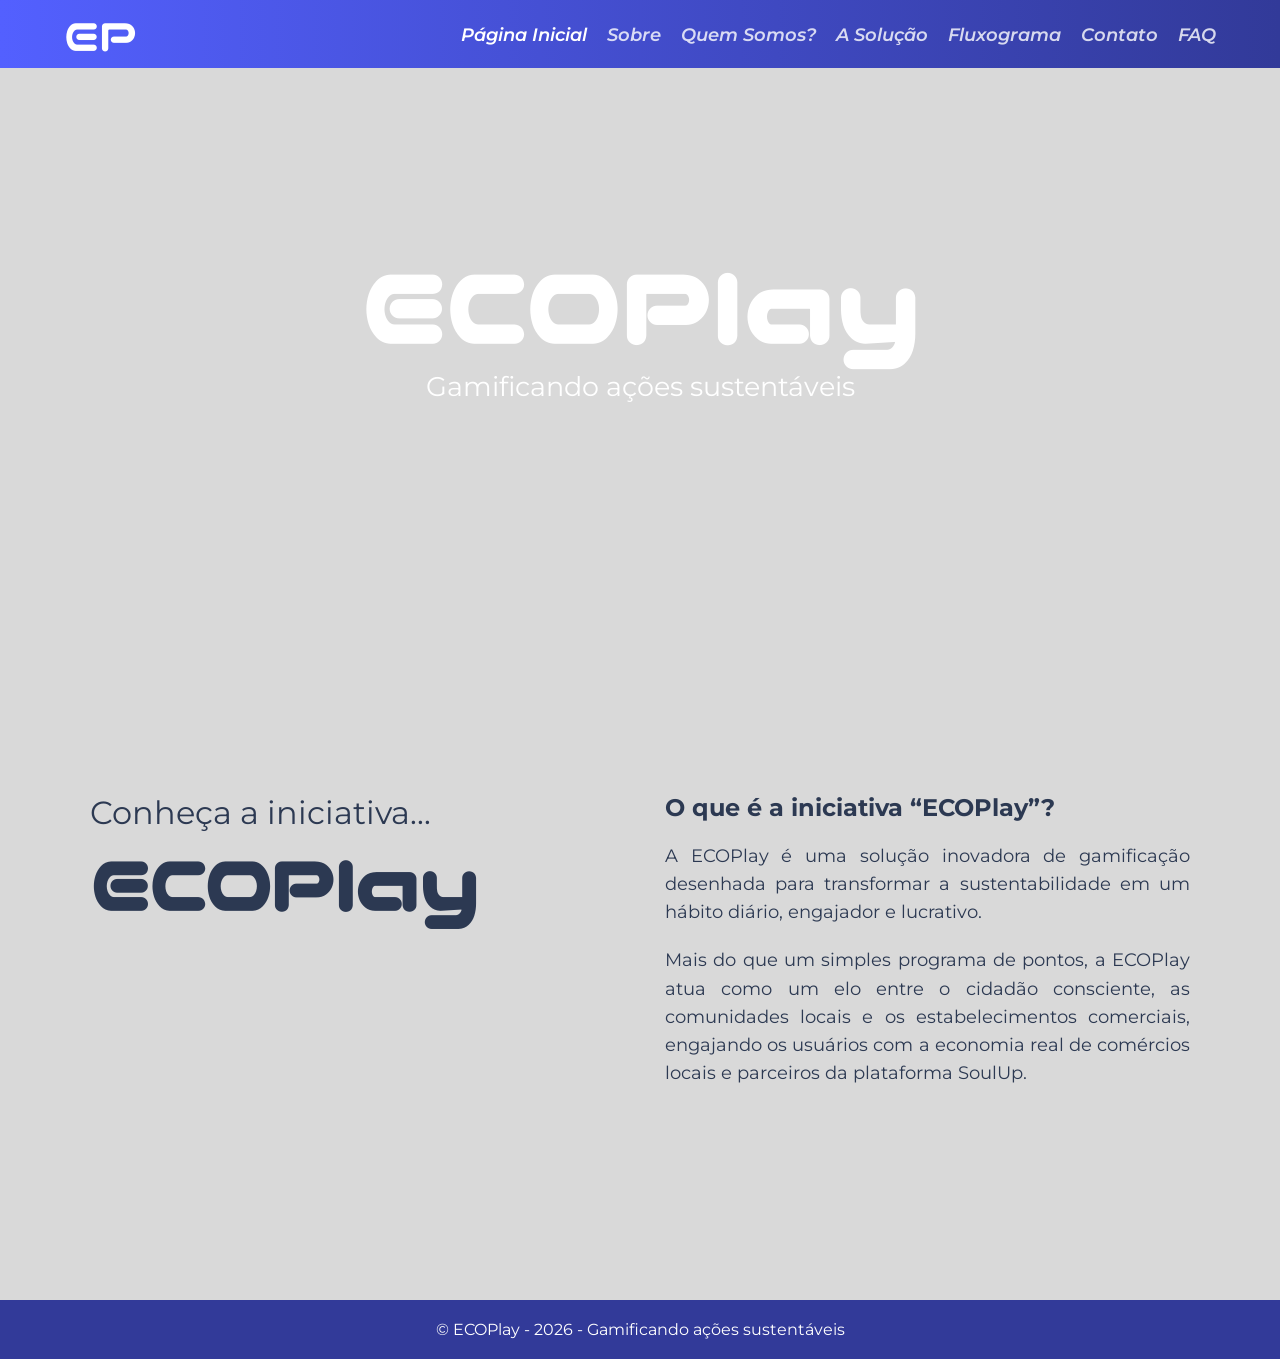
<file: index.html>
<!DOCTYPE html>
<html lang="pt-BR">
<head>
    <meta charset="UTF-8">
    <meta name="viewport" content="width=device-width, initial-scale=1.0">
    <title>ECOPlay - Gamificando ações sustentáveis</title>
    <link href="https://fonts.googleapis.com/css2?family=Montserrat:wght@400;600;700&display=swap" rel="stylesheet">
    <link rel="stylesheet" href="./css/style.css">
    <link rel="stylesheet" href="./css/global.css">
</head>
<body>
    <header class="navbar">
        <div class="nav-container">
            <div class="logo-nav">EP</div>
            <button class="menu-toggle">&#9776;</button>
            <nav class="nav-menu">
                <a href="index.html" class="active">Página Inicial</a>
                <a href="sobre.html">Sobre</a>
                <a href="quem-somos.html">Quem Somos?</a>
                <a href="solucao.html">A Solução</a>
                <a href="fluxograma.html">Fluxograma</a>
                <a href="contato.html">Contato</a>
                <a href="faq.html">FAQ</a>
            </nav>
        </div>

        <div class="mobile-menu closed">
            <a href="index.html" class="active">Página Inicial</a>
            <a href="sobre.html">Sobre</a>
            <a href="quem-somos.html">Quem Somos?</a>
            <a href="solucao.html">A Solução</a>
            <a href="fluxograma.html">Fluxograma</a>
            <a href="contato.html">Contato</a>
            <a href="faq.html">FAQ</a>
        </div>
    </header>

    <section class="hero">
        <div class="hero-content">
            <h1 class="logo-main">ECOPlay</h1>
            <p class="hero-subtitle">Gamificando ações sustentáveis</p>
        </div>
    </section>

    <main class="main-content">
        <div class="content-container">
            <div class="content-left">
                <p class="subtitle-intro">Conheça a iniciativa...</p>
                <h2 class="logo-body">ECOPlay</h2>
            </div>
            
            <div class="content-right">
                <h3>O que é a iniciativa “ECOPlay”?</h3>
                <p>A ECOPlay é uma solução inovadora de gamificação desenhada para transformar a sustentabilidade em um hábito diário, engajador e lucrativo.</p>
                <p>Mais do que um simples programa de pontos, a ECOPlay atua como um elo entre o cidadão consciente, as comunidades locais e os estabelecimentos comerciais, engajando os usuários com a economia real de comércios locais e parceiros da plataforma SoulUp.</p>
            </div>
        </div>
    </main>

    <footer class="footer">
        <p>&copy; ECOPlay - 2026 - Gamificando ações sustentáveis</p>
    </footer>

    <button id="voltar">↑</button>
    <script src="./js/script.js"></script>
</body>
</html>
</file>
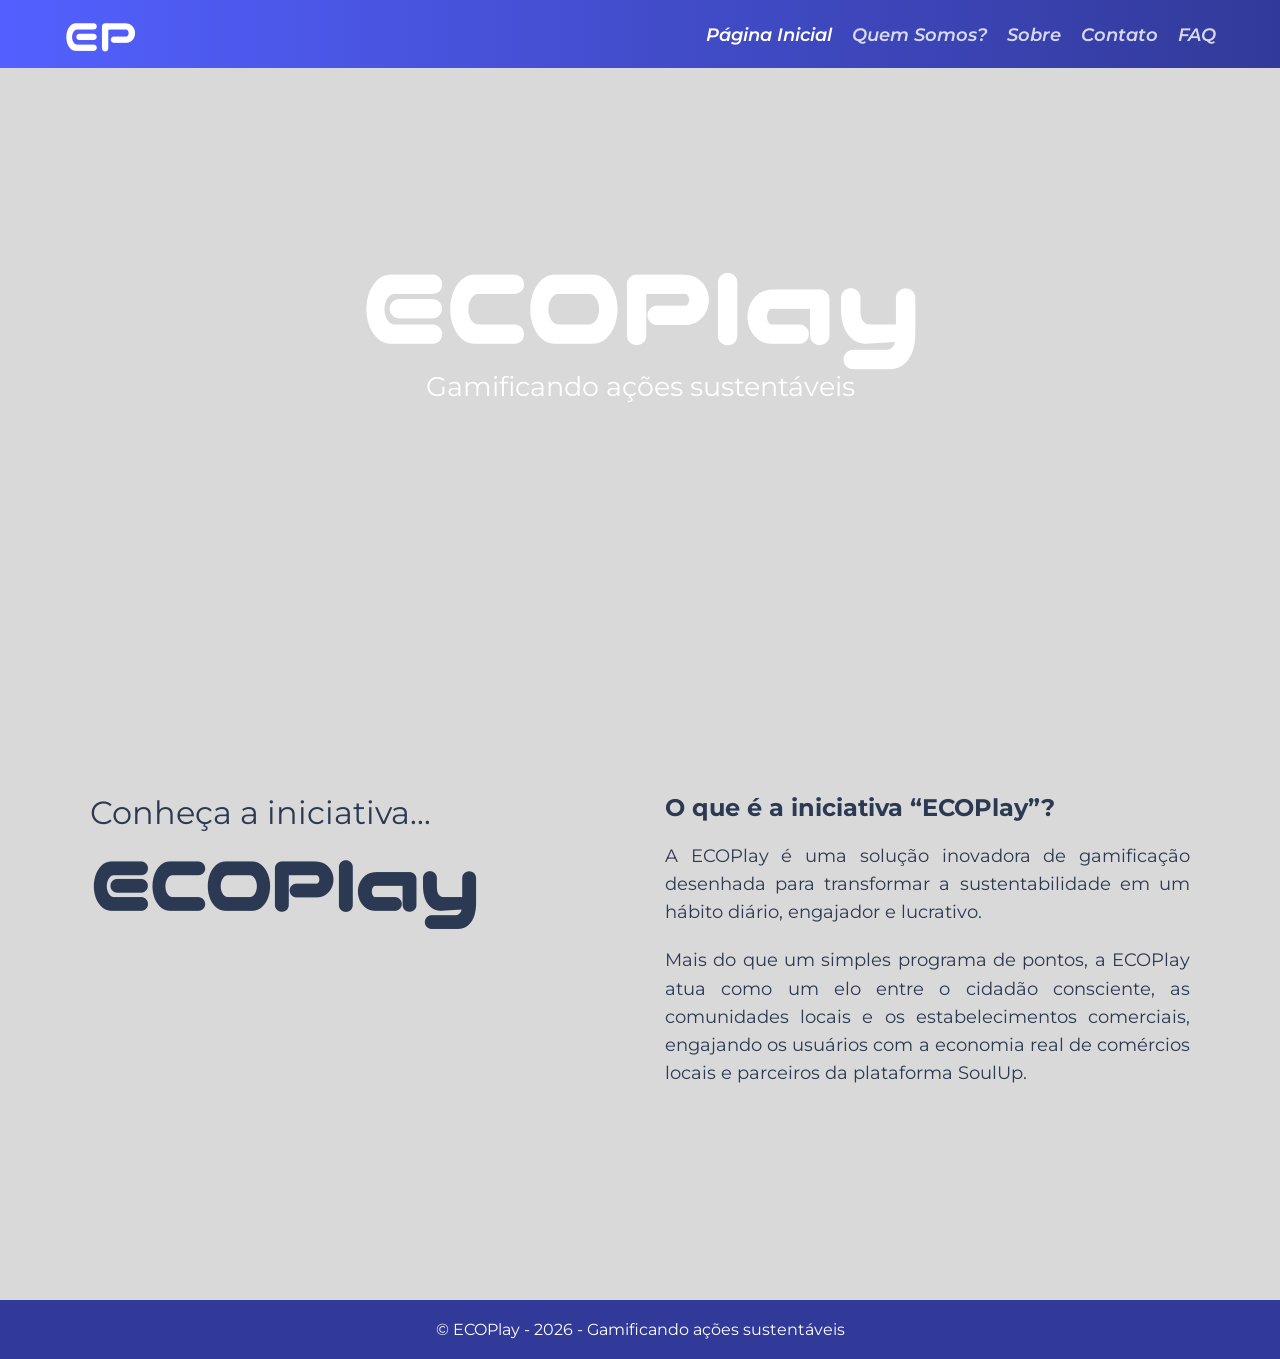
<file: pages/index.html>
<!DOCTYPE html>
<html lang="pt-BR">
<head>
    <meta charset="UTF-8">
    <meta name="viewport" content="width=device-width, initial-scale=1.0">
    <title>ECOPlay - Gamificando ações sustentáveis</title>
    <link href="https://fonts.googleapis.com/css2?family=Montserrat:wght@400;600;700&display=swap" rel="stylesheet">
    <link rel="stylesheet" href="../css/style.css">
    <link rel="stylesheet" href="../css/global.css">
</head>
<body>

    <header class="navbar">
        <div class="nav-container">
            <div class="logo-nav">EP</div>
            <nav class="nav-menu">
                <a href="index.html" class="active">Página Inicial</a>
                <a href="quem-somos.html">Quem Somos?</a>
                <a href="sobre.html">Sobre</a>
                <a href="contato.html">Contato</a>
                <a href="faq.html">FAQ</a>
            </nav>
        </div>
    </header>

    <section class="hero">
        <div class="hero-content">
            <h1 class="logo-main">ECOPlay</h1>
            <p class="hero-subtitle">Gamificando ações sustentáveis</p>
        </div>
    </section>

    <main class="main-content">
        <div class="content-container">
            <div class="content-left">
                <p class="subtitle-intro">Conheça a iniciativa...</p>
                <h2 class="logo-body">ECOPlay</h2>
            </div>
            
            <div class="content-right">
                <h3>O que é a iniciativa “ECOPlay”?</h3>
                <p>A ECOPlay é uma solução inovadora de gamificação desenhada para transformar a sustentabilidade em um hábito diário, engajador e lucrativo.</p>
                <p>Mais do que um simples programa de pontos, a ECOPlay atua como um elo entre o cidadão consciente, as comunidades locais e os estabelecimentos comerciais, engajando os usuários com a economia real de comércios locais e parceiros da plataforma SoulUp.</p>
            </div>
        </div>
    </main>

    <footer class="footer">
        <p>&copy; ECOPlay - 2026 - Gamificando ações sustentáveis</p>
    </footer>

</body>
</html>
</file>
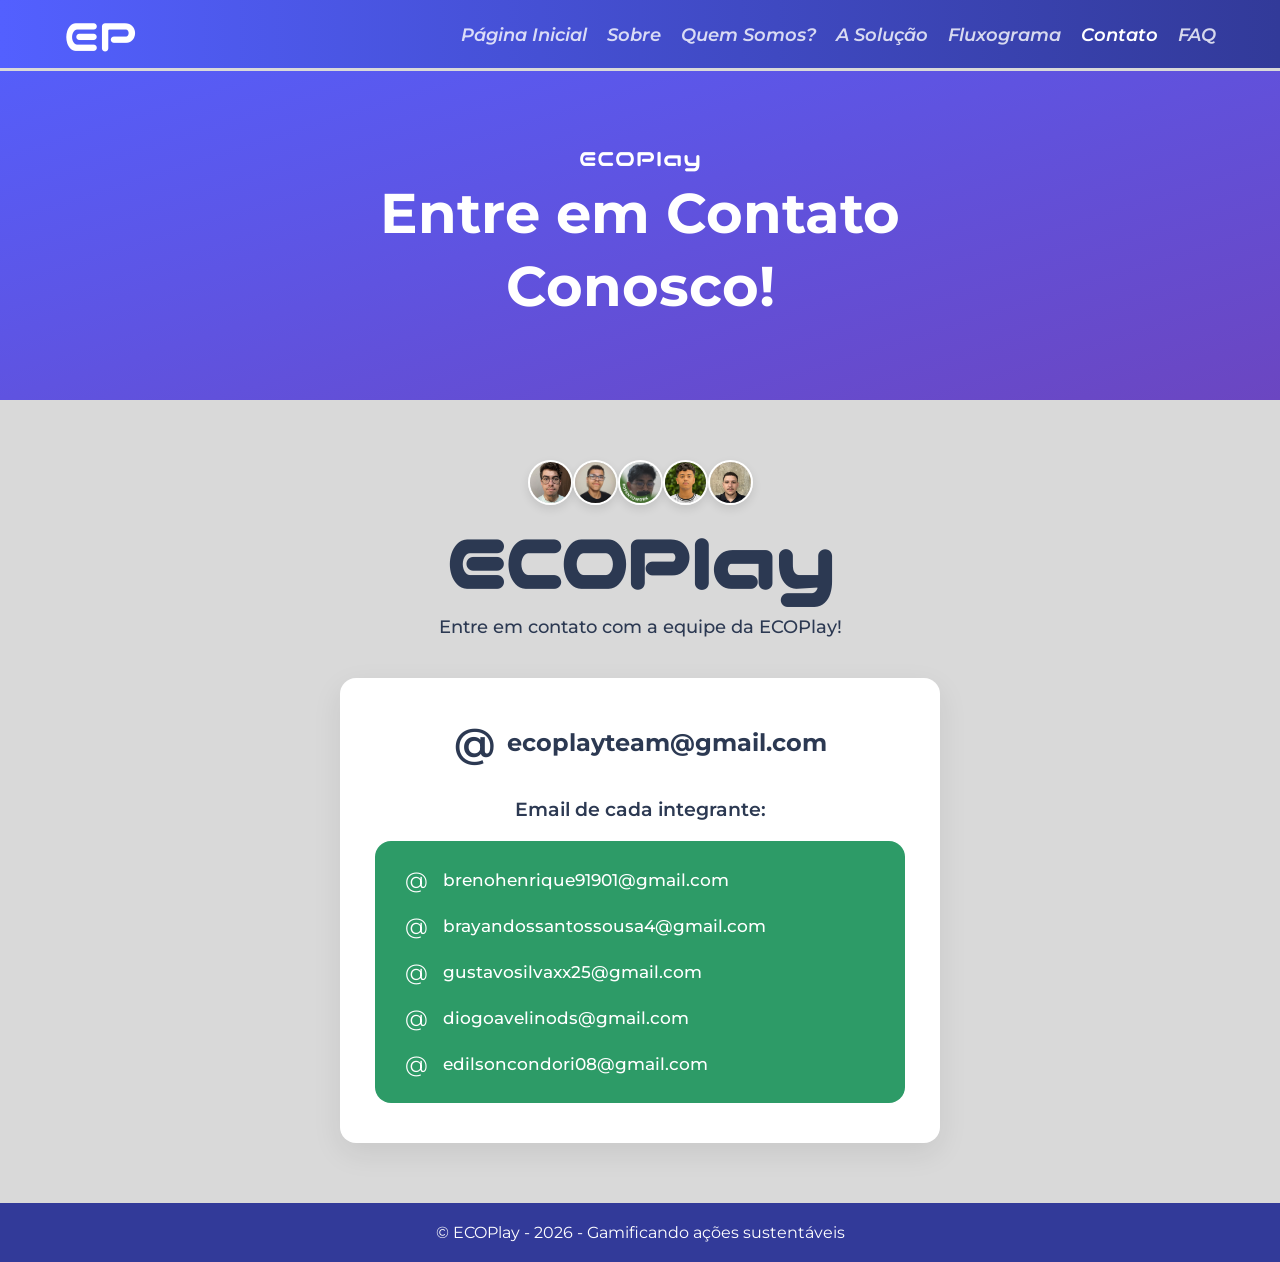
<file: contato.html>
<!DOCTYPE html>
<html lang="pt-BR">

<head>
    <meta charset="UTF-8">
    <meta name="viewport" content="width=device-width, initial-scale=1.0">
    <title>ECOPlay - Entre em Contato Conosco!</title>
    <link href="https://fonts.googleapis.com/css2?family=Montserrat:wght@400;500;600;700&display=swap" rel="stylesheet">
    <link rel="stylesheet" href="./css/style-contato.css">
    <link rel="stylesheet" href="./css/global.css">
</head>

<body>
    <header class="navbar">
        <div class="nav-container">
            <div class="logo-nav">EP</div>
            <button class="menu-toggle">&#9776;</button>
            <nav class="nav-menu">
                <a href="index.html">Página Inicial</a>
                <a href="sobre.html">Sobre</a>
                <a href="quem-somos.html">Quem Somos?</a>
                <a href="solucao.html">A Solução</a>
                <a href="fluxograma.html">Fluxograma</a>
                <a href="contato.html" class="active">Contato</a>
                <a href="faq.html">FAQ</a>
            </nav>
        </div>

        <div class="mobile-menu closed">
            <a href="index.html">Página Inicial</a>
            <a href="sobre.html">Sobre</a>
            <a href="quem-somos.html">Quem Somos?</a>
            <a href="solucao.html">A Solução</a>
            <a href="fluxograma.html">Fluxograma</a>
            <a href="contato.html" class="active">Contato</a>
            <a href="faq.html">FAQ</a>
        </div>
    </header>

    <section class="hero-contato">
        <div class="hero-content">
            <p class="hero-mini-title">ECOPlay</p>
            <h1 class="hero-title-main">Entre em Contato</h1>
            <p class="hero-subtitle">Conosco!</p>
        </div>
    </section>

    <main class="main-content-contato">
        <div class="contato-container">
            <div class="integrantes-avatar-group">
                <div class="avatar"><img src="./assets/imagens/diogo.webp" alt="Diogo Avelino"></div>
                <div class="avatar"><img src="./assets/imagens/gustavo.jpeg" alt="Gustavo Silva"></div>
                <div class="avatar"><img src="./assets/imagens/edilson.jpeg" alt="Edilson Condori"></div>
                <div class="avatar"><img src="./assets/imagens/brayan.png" alt="Brayan dos Santos"></div>
                <div class="avatar"><img src="./assets/imagens/breno.jpg" alt="Breno Henrique"></div>
            </div>

            <h2 class="logo-body">ECOPlay</h2>
            <p class="contato-intro-text">Entre em contato com a equipe da ECOPlay!</p>

            <div class="contact-card">
                <div class="email-main-row">
                    <span class="icon-at">@</span>
                    <span class="email-text main-email">ecoplayteam@gmail.com</span>
                </div>

                <h3 class="subtitle-emails">Email de cada integrante:</h3>

                <div class="emails-list-box">
                    <div class="email-item">
                        <span class="icon-at-list">@</span>
                        <span class="email-text">brenohenrique91901@gmail.com</span>
                    </div>
                    <div class="email-item">
                        <span class="icon-at-list">@</span>
                        <span class="email-text">brayandossantossousa4@gmail.com</span>
                    </div>
                    <div class="email-item">
                        <span class="icon-at-list">@</span>
                        <span class="email-text">gustavosilvaxx25@gmail.com</span>
                    </div>
                    <div class="email-item">
                        <span class="icon-at-list">@</span>
                        <span class="email-text">diogoavelinods@gmail.com</span>
                    </div>
                    <div class="email-item">
                        <span class="icon-at-list">@</span>
                        <span class="email-text">edilsoncondori08@gmail.com</span>
                    </div>
                </div>

            </div>

        </div>
    </main>

    <footer class="footer">
        <p>&copy; ECOPlay - 2026 - Gamificando ações sustentáveis</p>
    </footer>

    <button id="voltar">↑</button>
    <script src="./js/script.js"></script>
</body>
</html>
</file>
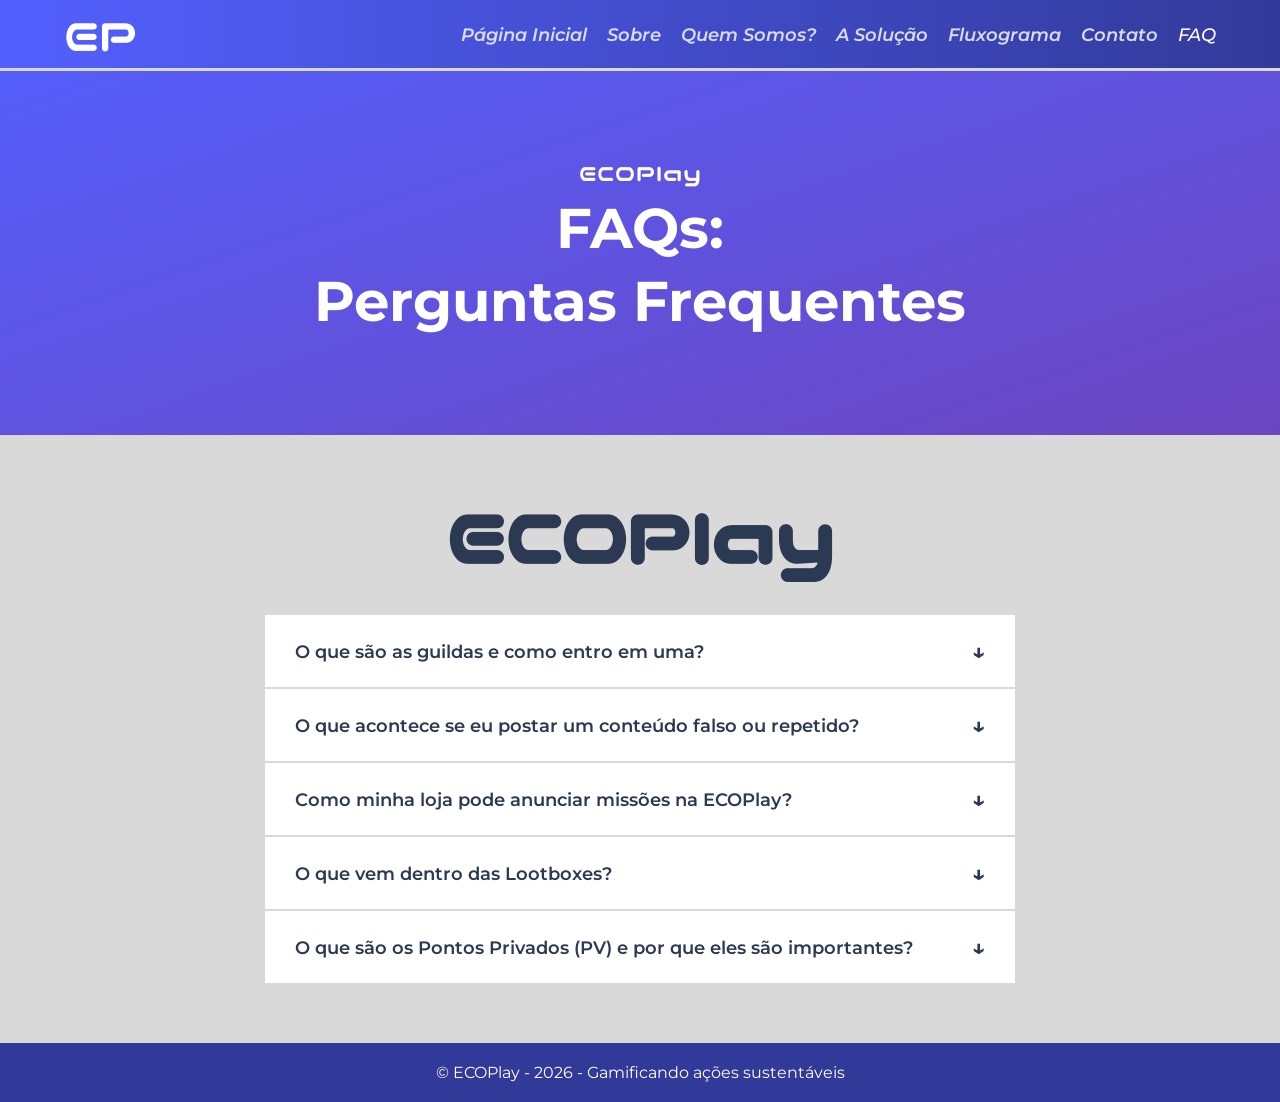
<file: faq.html>
<!DOCTYPE html>
<html lang="pt-BR">

<head>
    <meta charset="UTF-8">
    <meta name="viewport" content="width=device-width, initial-scale=1.0">
    <title>ECOPlay - FAQs: Perguntas Frequentes</title>
    <link href="https://fonts.googleapis.com/css2?family=Montserrat:wght@400;500;600;700&display=swap" rel="stylesheet">
    <link rel="stylesheet" href="./css/style-faq.css">
    <link rel="stylesheet" href="./css/global.css">
</head>

<body>
    <header class="navbar">
        <div class="nav-container">
            <div class="logo-nav">EP</div>
            <button class="menu-toggle">&#9776;</button>
            <nav class="nav-menu">
                <a href="index.html">Página Inicial</a>
                <a href="sobre.html">Sobre</a>
                <a href="quem-somos.html">Quem Somos?</a>
                <a href="solucao.html">A Solução</a>
                <a href="fluxograma.html">Fluxograma</a>
                <a href="contato.html">Contato</a>
                <a href="faq.html" class="active">FAQ</a>
            </nav>
        </div>

        <div class="mobile-menu closed">
            <a href="index.html">Página Inicial</a>
            <a href="sobre.html">Sobre</a>
            <a href="quem-somos.html">Quem Somos?</a>
            <a href="solucao.html">A Solução</a>
            <a href="fluxograma.html">Fluxograma</a>
            <a href="contato.html">Contato</a>
            <a href="faq.html" class="active">FAQ</a>
        </div>
    </header>

    <section class="hero-faq">
        <div class="hero-content">
            <p class="hero-mini-title">ECOPlay</p>
            <h1 class="hero-title-main">FAQs:</h1>
            <p class="hero-subtitle">Perguntas Frequentes</p>
        </div>
    </section>

    <main class="main-content-faq">
        <div class="faq-container">

            <h2 class="logo-body">ECOPlay</h2>

            <div class="accordion">
                <div class="faq-item">
                    <button class="faq-question">
                        <span>O que são as guildas e como entro em uma?</span>
                        <span class="arrow">&darr;</span>
                    </button>
                    <div class="faq-answer">
                        <div class="answer-content">
                            <p>Guildas são comunidades de usuários baseadas na sua localização geográfica. Ao se
                                cadastrar, a ECOPlay sugere as guildas mais próximas de você (seu bairro, condomínio ou
                                guilda personalizada). Participar de uma guilda permite que você some pontos para metas
                                coletivas e ganhe recompensas exclusivas da sua região.</p>
                        </div>
                    </div>
                </div>

                <div class="faq-item">
                    <button class="faq-question">
                        <span>O que acontece se eu postar um conteúdo falso ou repetido?</span>
                        <span class="arrow">&darr;</span>
                    </button>
                    <div class="faq-answer">
                        <div class="answer-content">
                            <p>Nossa solução utiliza inteligência artificial para detecção de duplicidade e o sistema de
                                validação humana pelos lojistas parceiros. Usuários que tentarem burlar o sistema podem
                                perder pontos ou ter a conta suspensa da guilda para manter a competição justa.</p>
                        </div>
                    </div>
                </div>

                <div class="faq-item">
                    <button class="faq-question">
                        <span>Como minha loja pode anunciar missões na ECOPlay?</span>
                        <span class="arrow">&darr;</span>
                    </button>
                    <div class="faq-answer">
                        <div class="answer-content">
                            <p>Comerciantes podem assinar um Plano de Parceiro. Através dele, a IA irá gerar "Missões de
                                Rota", onde os usuários da proximidade são incentivados a visitar seu estabelecimento
                                para realizar ações sustentáveis (como descartar resíduos corretamente, comprar produtos
                                ou então tirar fotos).</p>
                        </div>
                    </div>
                </div>

                <div class="faq-item">
                    <button class="faq-question">
                        <span>O que vem dentro das Lootboxes?</span>
                        <span class="arrow">&darr;</span>
                    </button>
                    <div class="faq-answer">
                        <div class="answer-content">
                            <p>As Lootboxes são caixas de recompensa que contêm bônus de pontos, multiplicadores de
                                experiência para sua guilda ou até cupons de desconto imediatos para lojas parceiras.
                                Você coleta lootboxes conforme acumula pontos na plataforma.</p>
                        </div>
                    </div>
                </div>

                <div class="faq-item">
                    <button class="faq-question">
                        <span>O que são os Pontos Privados (PV) e por que eles são importantes?</span>
                        <span class="arrow">&darr;</span>
                    </button>
                    <div class="faq-answer">
                        <div class="answer-content">
                            <p>Os Pontos Privados são recompensas de missões especiais e limitadas. Diferente dos pontos
                                comuns, os PVs geram uma competição direta dentro da guilda: o primeiro usuário a
                                completar a missão garante 100% da recompensa (ou a maior fatia dela). Eles são
                                essenciais para subir de Elo no Ranking e garantir os melhores descontos.</p>
                        </div>
                    </div>
                </div>

            </div>

        </div>
    </main>

    <footer class="footer">
        <p>&copy; ECOPlay - 2026 - Gamificando ações sustentáveis</p>
    </footer>

    <button id="voltar">↑</button>
    <script src="./js/script.js"></script>
</body>

</html>
</file>
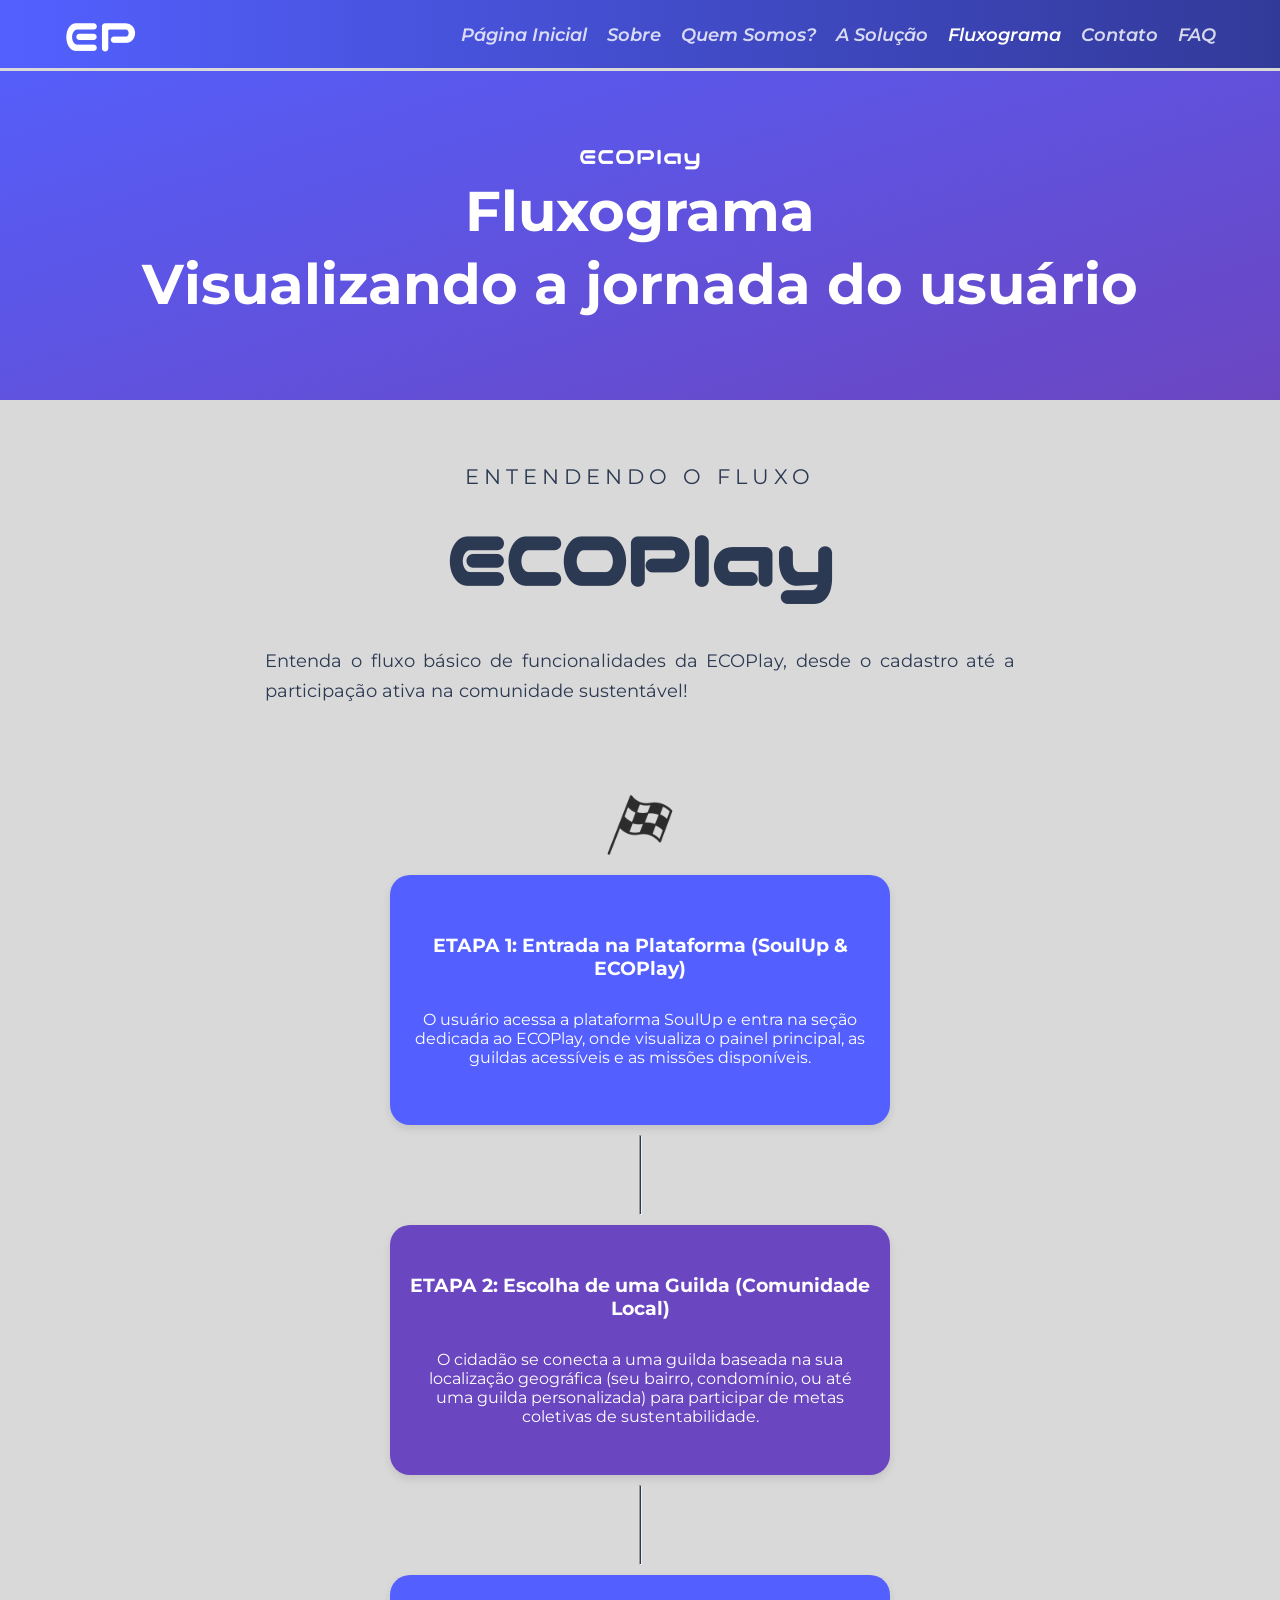
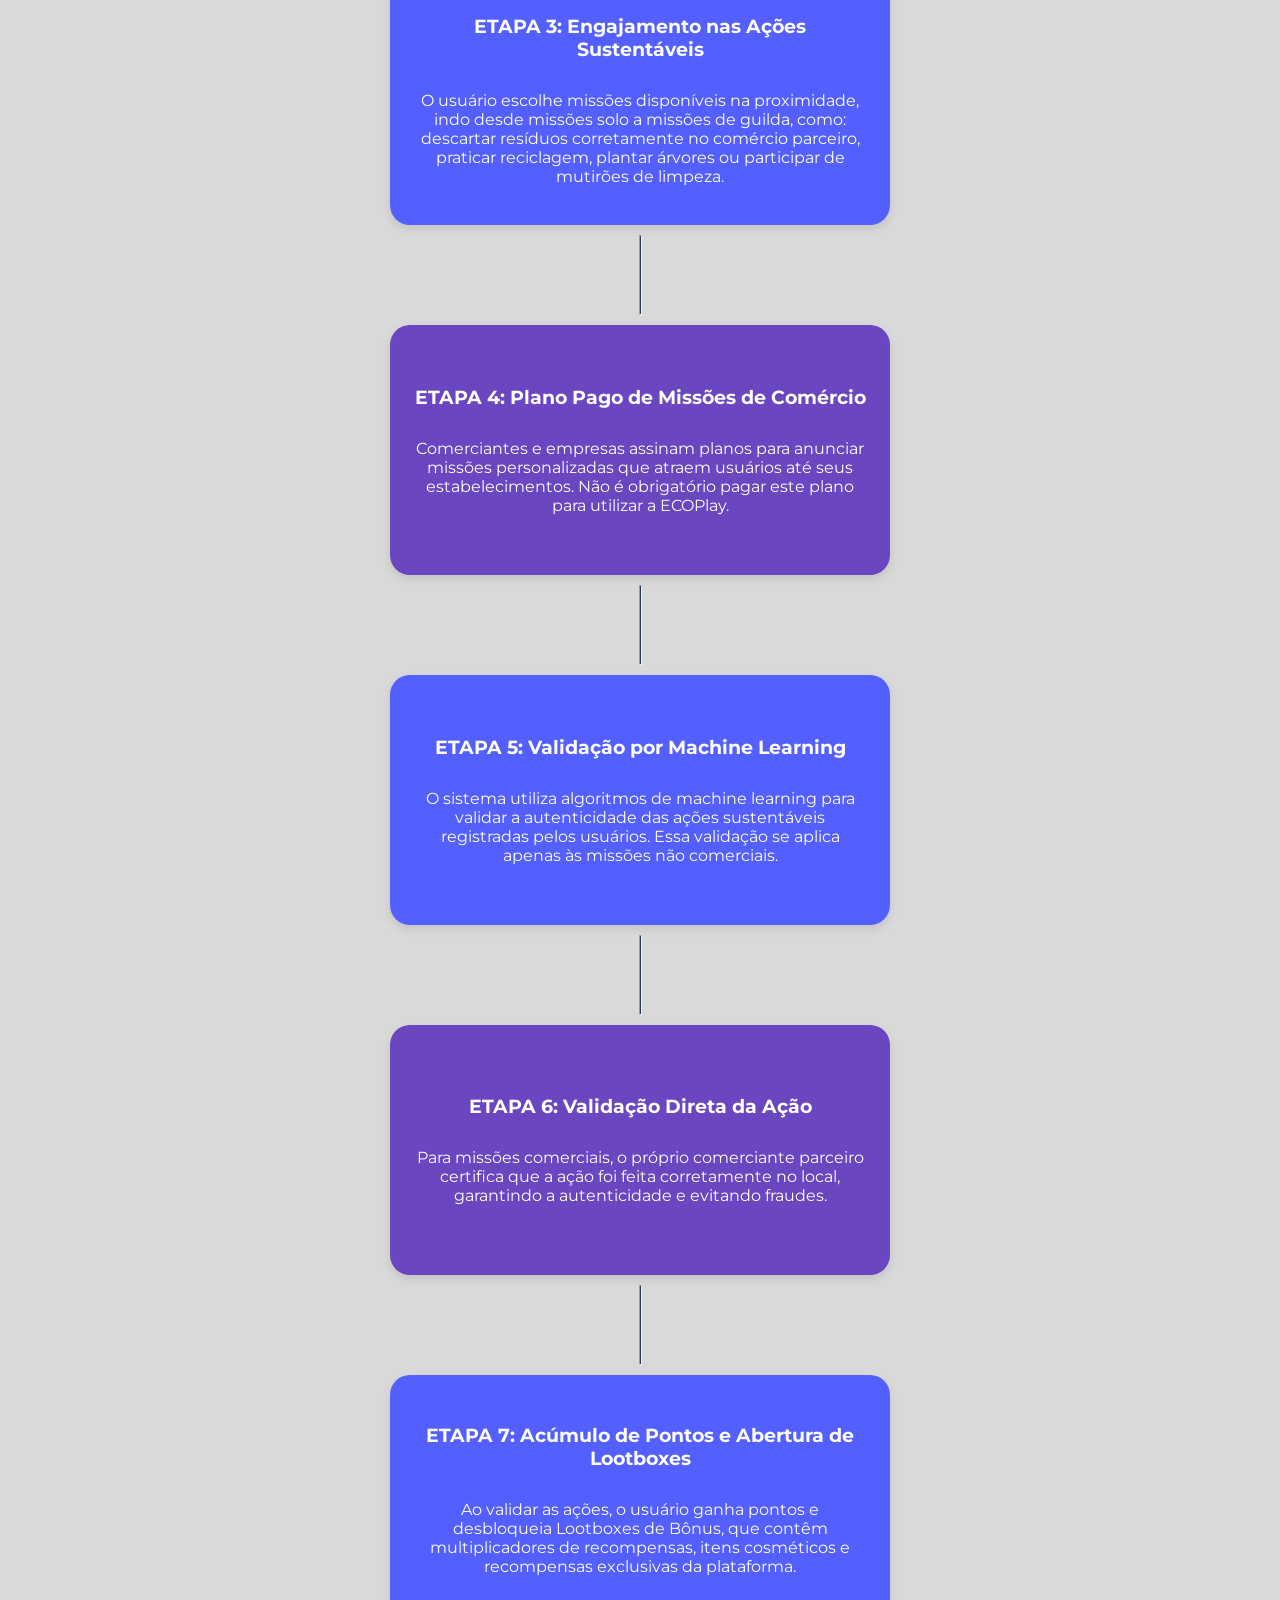
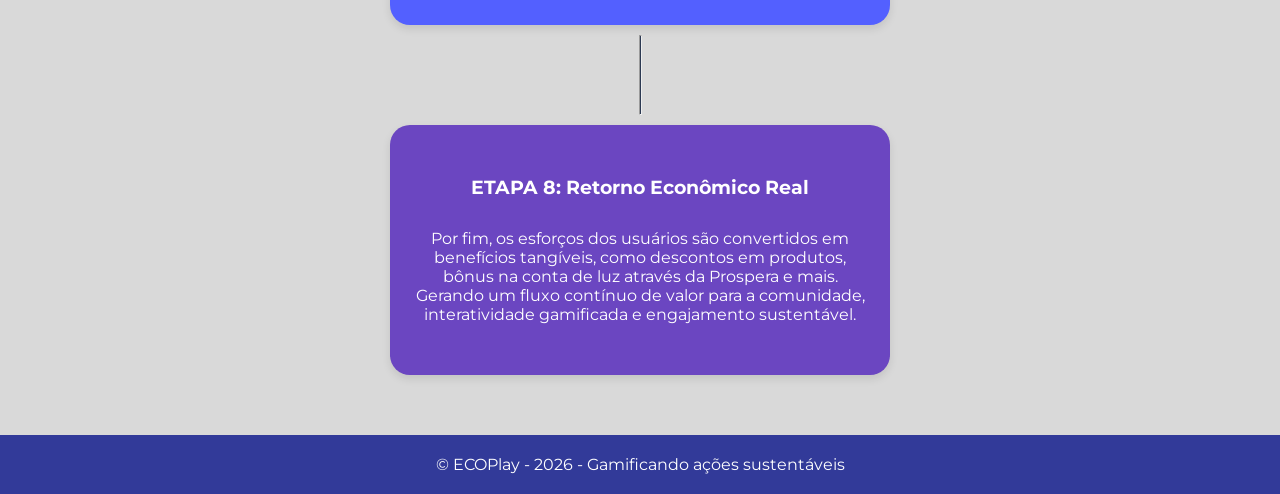
<file: fluxograma.html>
<!DOCTYPE html>
<html lang="en">
<head>
    <meta charset="UTF-8">
    <meta name="viewport" content="width=device-width, initial-scale=1.0">
    <link href="https://fonts.googleapis.com/css2?family=Montserrat:wght@400;500;600;700&display=swap" rel="stylesheet">
    <link rel="stylesheet" href="./css/global.css">
    <link rel="stylesheet" href="./css/style-fluxograma.css">
    <title>ECOPlay - Fluxograma de Funcionalidades</title>
</head>
<body>
    <header class="navbar">
        <div class="nav-container">
            <div class="logo-nav">EP</div>
            <button class="menu-toggle">&#9776;</button>
            <nav class="nav-menu">
                <a href="index.html">Página Inicial</a>
                <a href="sobre.html">Sobre</a>
                <a href="quem-somos.html">Quem Somos?</a>
                <a href="solucao.html">A Solução</a>
                <a href="fluxograma.html" class="active">Fluxograma</a>
                <a href="contato.html">Contato</a>
                <a href="faq.html">FAQ</a>
            </nav>
        </div>

        <div class="mobile-menu closed">
            <a href="index.html">Página Inicial</a>
            <a href="sobre.html">Sobre</a>
            <a href="quem-somos.html">Quem Somos?</a>
            <a href="solucao.html">A Solução</a>
            <a href="fluxograma.html" class="active">Fluxograma</a>
            <a href="contato.html">Contato</a>
            <a href="faq.html">FAQ</a>
        </div>
    </header>

    <section class="hero-fluxograma">
        <div class="hero-content">
            <p class="hero-mini-title">ECOPlay</p>
            <h1 class="hero-title-main">Fluxograma</h1>
            <p class="hero-subtitle">Visualizando a jornada do usuário</p>
        </div>
    </section>

    <main class="main-content-fluxograma">
        <section class="fluxograma-intro-container">
            <p class="fluxograma-intro-title">ENTENDENDO O FLUXO</p>
            <h2 class="logo-body">ECOPlay</h2>
            <p class="fluxograma-intro-text">Entenda o fluxo básico de funcionalidades da ECOPlay, desde o cadastro até a participação ativa na comunidade sustentável!</p>
        </section>

        <section class="fluxograma-steps-container">
            <img src="./assets/imagens/start-icone.png" alt="Icone de Inicio">

            <div class="fluxograma-step">
                <h3>ETAPA 1: Entrada na Plataforma (SoulUp & ECOPlay)</h3>
                <p>O usuário acessa a plataforma SoulUp e entra na seção dedicada ao ECOPlay, onde visualiza o painel principal, as guildas acessíveis e as missões disponíveis.</p>
            </div>
            <hr class="fluxo-linha-vertical"></hr>
            <div class="fluxograma-step">
                <h3>ETAPA 2: Escolha de uma Guilda (Comunidade Local)</h3>
                <p>O cidadão se conecta a uma guilda baseada na sua localização geográfica (seu bairro, condomínio, ou até uma guilda personalizada) para participar de metas coletivas de sustentabilidade.</p>
            </div>
            <hr class="fluxo-linha-vertical"></hr>
            <div class="fluxograma-step">
                <h3>ETAPA 3: Engajamento nas Ações Sustentáveis</h3>
                <p>O usuário escolhe missões disponíveis na proximidade, indo desde missões solo a missões de guilda, como: descartar resíduos corretamente no comércio parceiro, praticar reciclagem, plantar árvores ou participar de mutirões de limpeza.</p>
            </div>
            <hr class="fluxo-linha-vertical"></hr>
            <div class="fluxograma-step">
                <h3>ETAPA 4: Plano Pago de Missões de Comércio</h3>
                <p>Comerciantes e empresas assinam planos para anunciar missões personalizadas que atraem usuários até seus estabelecimentos. Não é obrigatório pagar este plano para utilizar a ECOPlay.</p>
            </div>
            <hr class="fluxo-linha-vertical"></hr>
            <div class="fluxograma-step">
                <h3>ETAPA 5: Validação por Machine Learning</h3>
                <p>O sistema utiliza algoritmos de machine learning para validar a autenticidade das ações sustentáveis registradas pelos usuários. Essa validação se aplica apenas às missões não comerciais.</p>
            </div>
            <hr class="fluxo-linha-vertical"></hr>
            <div class="fluxograma-step">
                <h3>ETAPA 6: Validação Direta da Ação </h3>
                <p>Para missões comerciais, o próprio comerciante parceiro certifica que a ação foi feita corretamente no local, garantindo a autenticidade e evitando fraudes.</p>
            </div>
            <hr class="fluxo-linha-vertical"></hr>
            <div class="fluxograma-step">
                <h3>ETAPA 7: Acúmulo de Pontos e Abertura de Lootboxes</h3>
                <p>Ao validar as ações, o usuário ganha pontos e desbloqueia Lootboxes de Bônus, que contêm multiplicadores de recompensas, itens cosméticos e recompensas exclusivas da plataforma.</p>
            </div>
            <hr class="fluxo-linha-vertical"></hr>
            <div class="fluxograma-step">
                <h3>ETAPA 8: Retorno Econômico Real</h3>
                <p>Por fim, os esforços dos usuários são convertidos em benefícios tangíveis, como descontos em produtos, bônus na conta de luz através da Prospera e mais. Gerando um fluxo contínuo de valor para a comunidade, interatividade gamificada e engajamento sustentável.</p>
            </div>
        </section>
    </main>

    <footer class="footer">
        <p>&copy; ECOPlay - 2026 - Gamificando ações sustentáveis</p>
    </footer>

    <button id="voltar">↑</button>
    <script src="./js/script.js"></script>
</body>
</html>
</file>
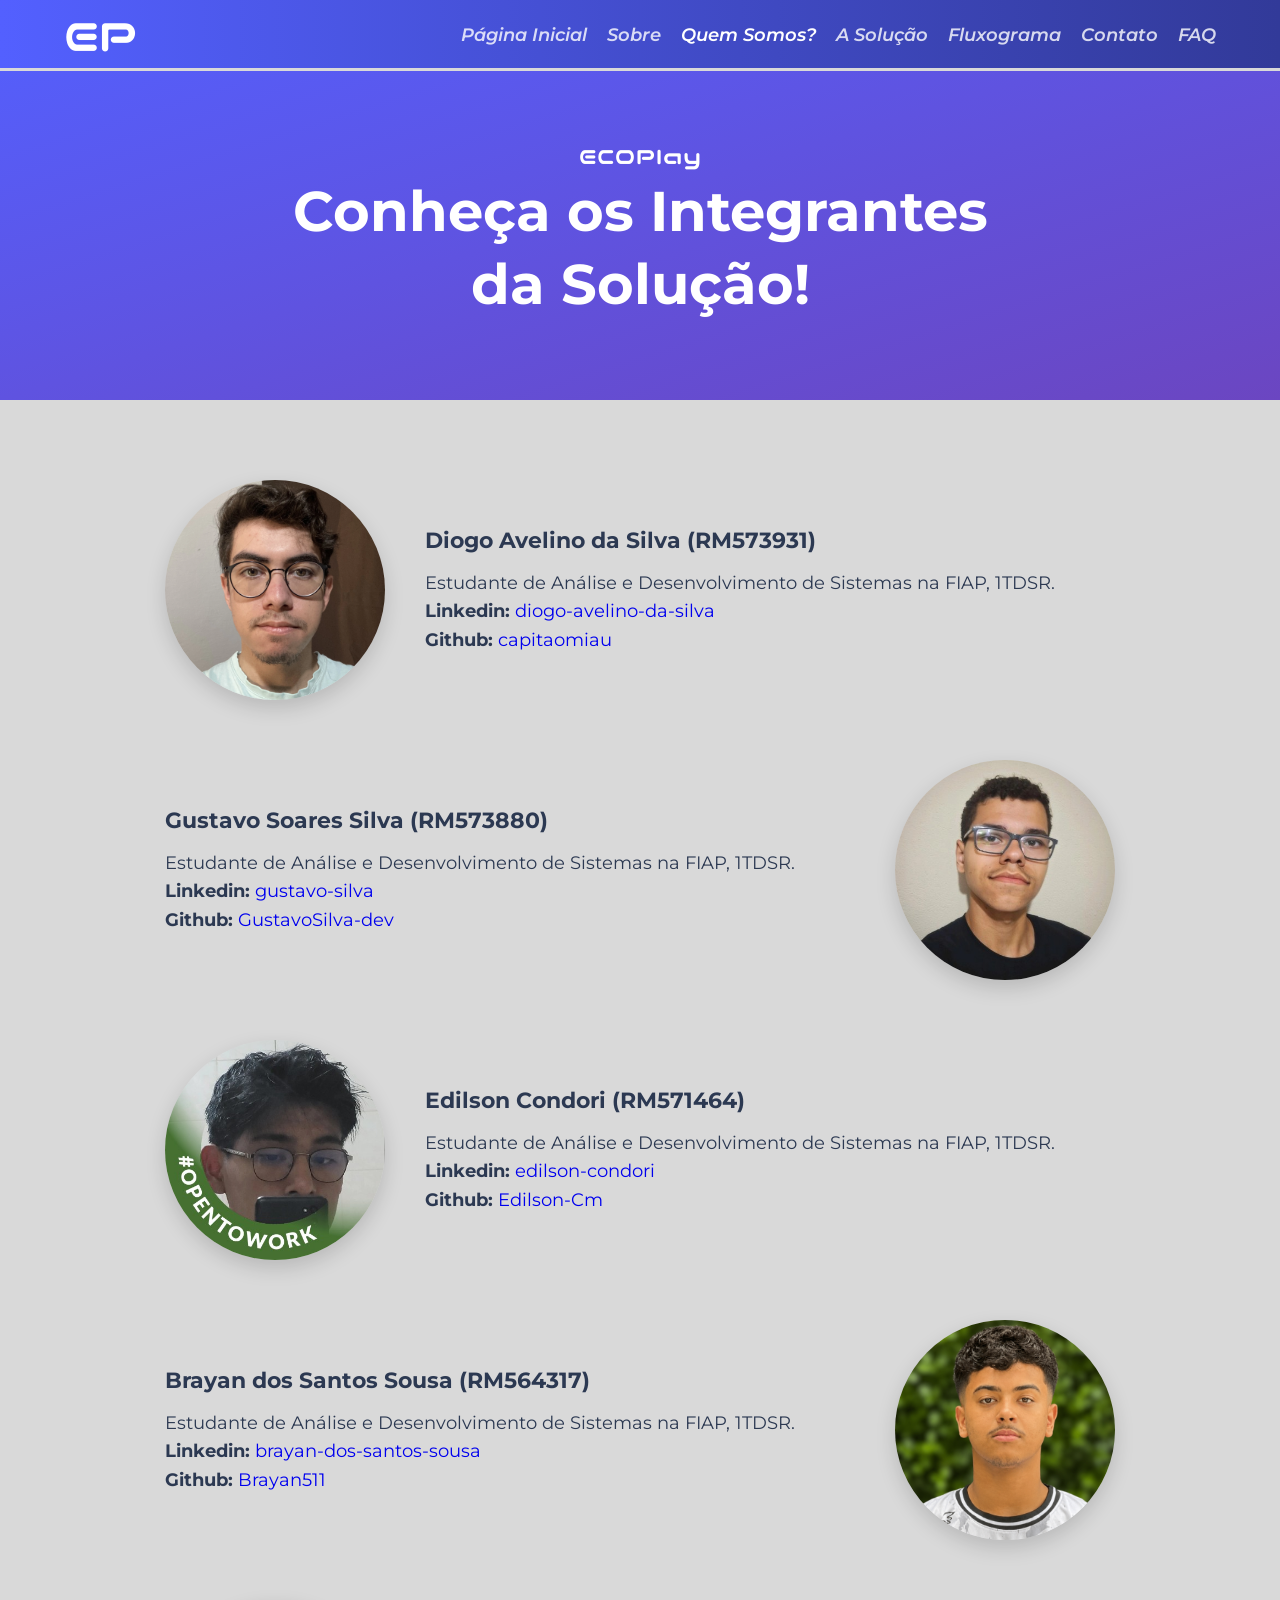
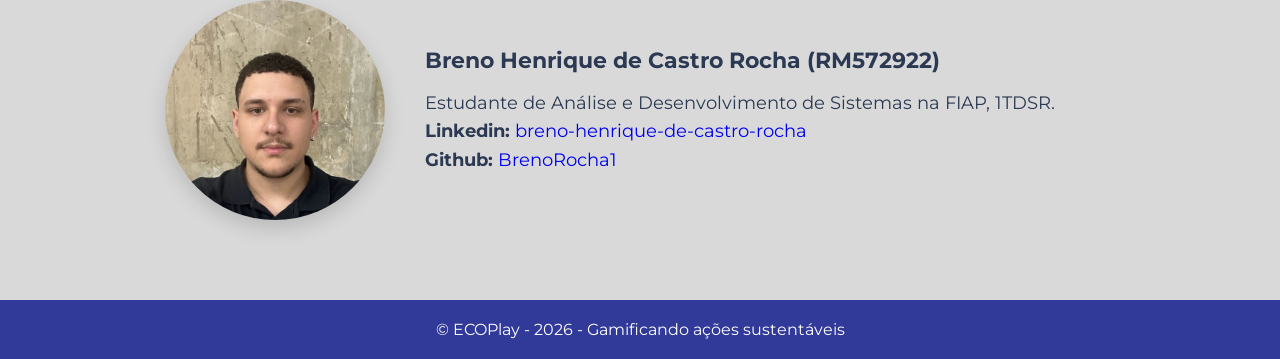
<file: quem-somos.html>
<!DOCTYPE html>
<html lang="pt-BR">
<head>
    <meta charset="UTF-8">
    <meta name="viewport" content="width=device-width, initial-scale=1.0">
    <title>ECOPlay - Quem Somos?</title>
    <link href="https://fonts.googleapis.com/css2?family=Montserrat:wght@400;500;600;700&display=swap" rel="stylesheet">
    <link rel="stylesheet" href="./css/style-quem-somos.css">
    <link rel="stylesheet" href="./css/global.css">
</head>
<body>

    <header class="navbar">
        <div class="nav-container">
            <div class="logo-nav">EP</div>
            <button class="menu-toggle">&#9776;</button>
            <nav class="nav-menu">
                <a href="index.html">Página Inicial</a>
                <a href="sobre.html">Sobre</a>
                <a href="quem-somos.html" class="active">Quem Somos?</a>
                <a href="solucao.html">A Solução</a>
                <a href="fluxograma.html">Fluxograma</a>
                <a href="contato.html">Contato</a>
                <a href="faq.html">FAQ</a>
            </nav>
        </div>

        <div class="mobile-menu closed">
            <a href="index.html">Página Inicial</a>
            <a href="sobre.html">Sobre</a>
            <a href="quem-somos.html" class="active">Quem Somos?</a>
            <a href="solucao.html">A Solução</a>
            <a href="fluxograma.html">Fluxograma</a>
            <a href="contato.html">Contato</a>
            <a href="faq.html">FAQ</a>
        </div>
    </header>

    <section class="hero-quem-somos">
        <div class="hero-content">
            <p class="hero-mini-title">ECOPlay</p>
            <h1 class="hero-title-main">Conheça os Integrantes</h1>
            <p class="hero-subtitle">da Solução!</p>
        </div>
    </section>

    <main class="main-content-integrantes">
        <div class="integrantes-container">
            
            <div class="integrante-row">
                <div class="integrante-foto">
                    <img src="./assets/imagens/diogo.webp" alt="Diogo Avelino">
                </div>
                <div class="integrante-info">
                    <h3>Diogo Avelino da Silva (RM573931)</h3>
                    <p>Estudante de Análise e Desenvolvimento de Sistemas na FIAP, 1TDSR.</p>
                    <p><strong>Linkedin:</strong> <a href="https://www.linkedin.com/in/diogo-avelino-da-silva-2148933b5/" target="_blank">diogo-avelino-da-silva</a></p>
                    <p><strong>Github:</strong> <a href="https://github.com/capitaomiau" target="_blank">capitaomiau</a></p>
                </div>
            </div>

            <div class="integrante-row">
                <div class="integrante-foto">
                    <img src="./assets/imagens/gustavo.jpeg" alt="Gustavo Silva">
                </div>
                <div class="integrante-info">
                    <h3>Gustavo Soares Silva (RM573880)</h3>
                    <p>Estudante de Análise e Desenvolvimento de Sistemas na FIAP, 1TDSR.</p>
                    <p><strong>Linkedin:</strong> <a href="https://www.linkedin.com/in/gustavo-silva-23575638b/" target="_blank">gustavo-silva</a></p>
                    <p><strong>Github:</strong> <a href="https://github.com/GustavoSilva-dev" target="_blank">GustavoSilva-dev</a></p>
                </div>
            </div>

            <div class="integrante-row">
                <div class="integrante-foto">
                    <img src="./assets/imagens/edilson.jpeg" alt="Edilson Condori">
                </div>
                <div class="integrante-info">
                    <h3>Edilson Condori (RM571464)</h3>
                    <p>Estudante de Análise e Desenvolvimento de Sistemas na FIAP, 1TDSR.</p>
                    <p><strong>Linkedin:</strong> <a href="https://www.linkedin.com/in/edilson-condori/" target="_blank">edilson-condori</a></p>
                    <p><strong>Github:</strong> <a href="https://github.com/Edilson-Cm" target="_blank">Edilson-Cm</a></p>
                </div>
            </div>

            <div class="integrante-row">
                <div class="integrante-foto">
                    <img src="./assets/imagens/brayan.png" alt="Brayan dos Santos">
                </div>
                <div class="integrante-info">
                    <h3>Brayan dos Santos Sousa (RM564317)</h3>
                    <p>Estudante de Análise e Desenvolvimento de Sistemas na FIAP, 1TDSR.</p>
                    <p><strong>Linkedin:</strong> <a href="https://www.linkedin.com/in/brayan-dos-santos-sousas/" target="_blank">brayan-dos-santos-sousa</a></p>
                    <p><strong>Github:</strong> <a href="https://github.com/Brayan511" target="_blank">Brayan511</a></p>
                </div>
            </div>

            <div class="integrante-row">
                <div class="integrante-foto">
                    <img src="./assets/imagens/breno.jpg" alt="Breno Henrique">
                </div>
                <div class="integrante-info">
                    <h3>Breno Henrique de Castro Rocha (RM572922)</h3>
                    <p>Estudante de Análise e Desenvolvimento de Sistemas na FIAP, 1TDSR.</p>
                    <p><strong>Linkedin:</strong> <a href="https://www.linkedin.com/in/breno-rocha-53a6523ba?utm_source=share_via&utm_content=profile&utm_medium=member_ios" target="_blank">breno-henrique-de-castro-rocha</a></p>
                    <p><strong>Github:</strong> <a href="https://github.com/BrenoRocha1" target="_blank">BrenoRocha1</a></p>
                </div>
            </div>

        </div>
    </main>

    <footer class="footer">
        <p>&copy; ECOPlay - 2026 - Gamificando ações sustentáveis</p>
    </footer>

    <button id="voltar">↑</button>
    <script src="./js/script.js"></script>
</body>
</html>
</file>
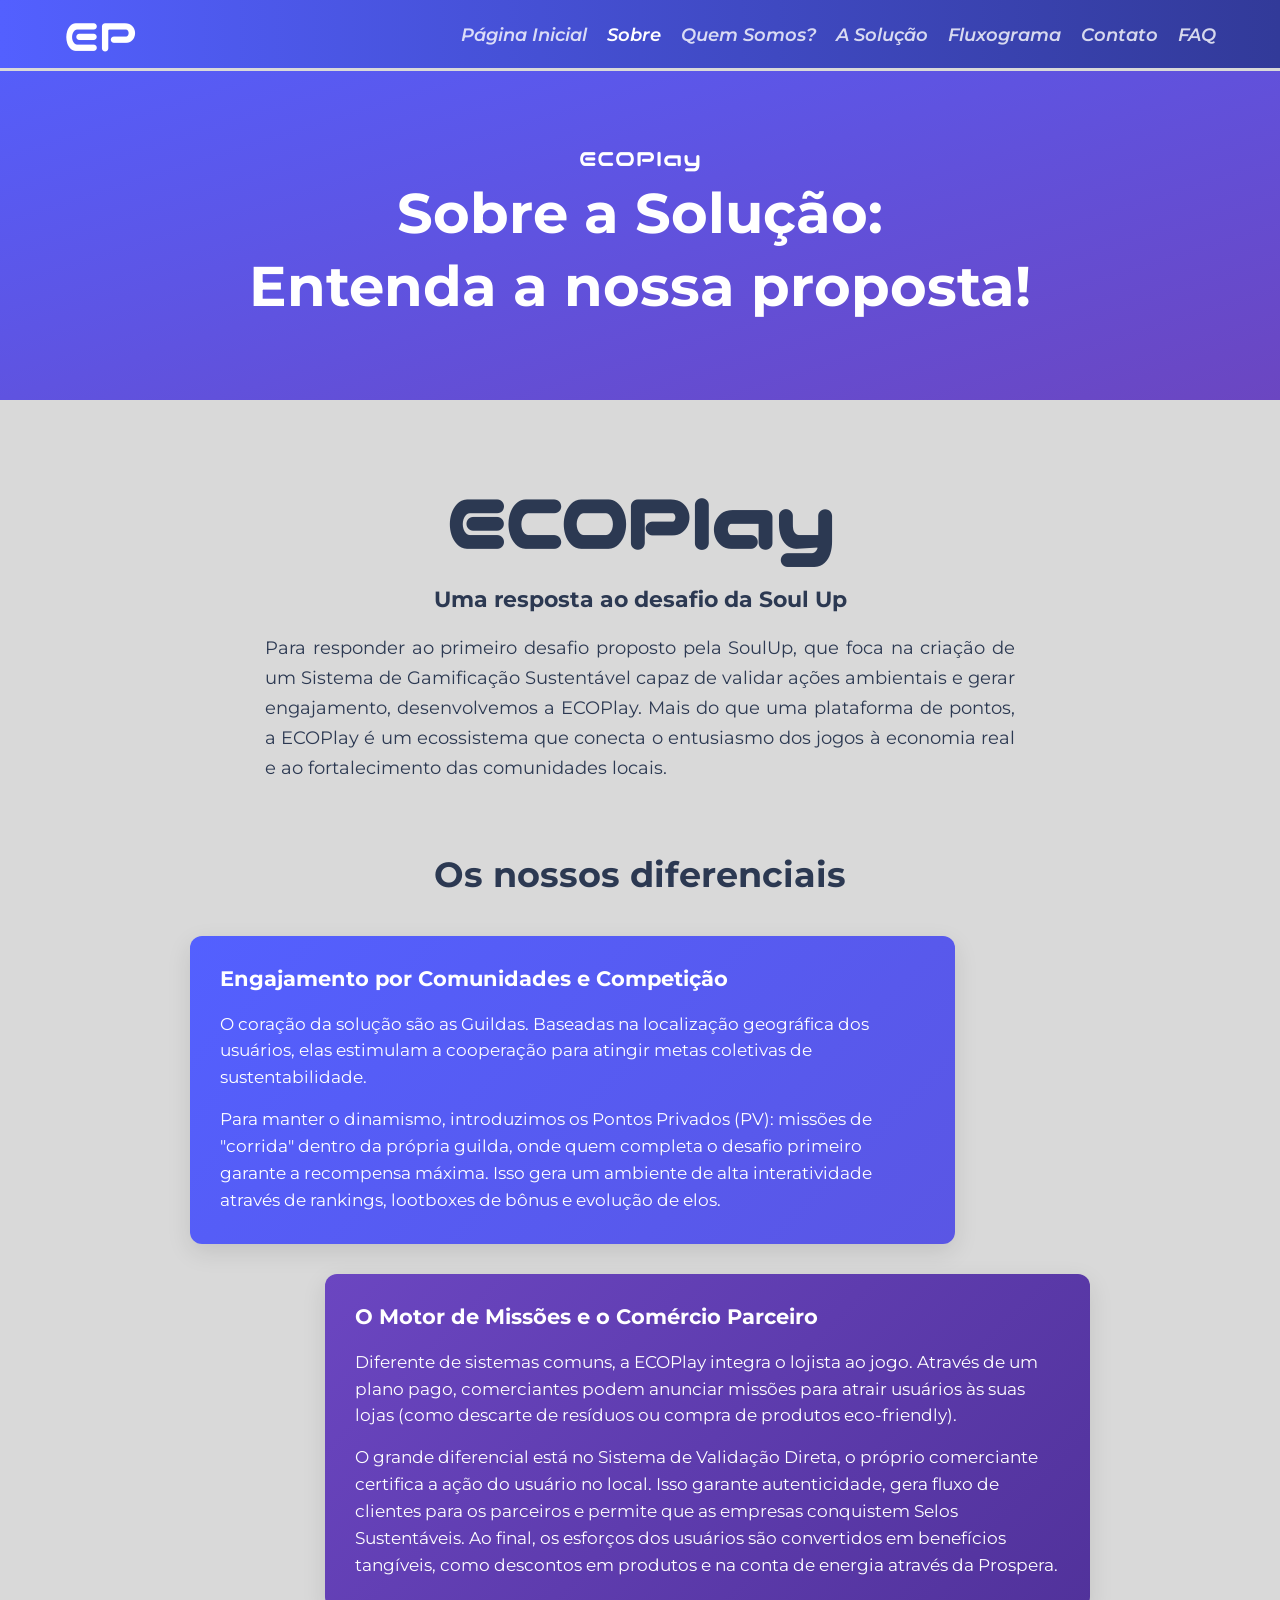
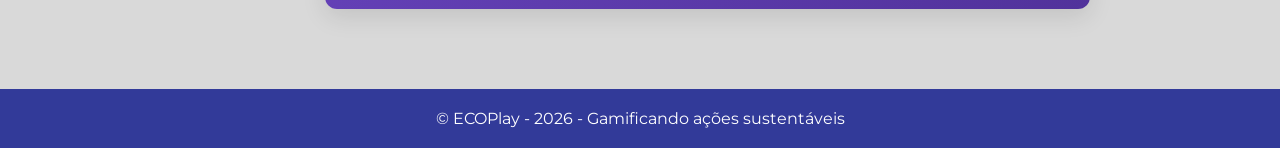
<file: sobre.html>
<!DOCTYPE html>
<html lang="pt-BR">

<head>
    <meta charset="UTF-8">
    <meta name="viewport" content="width=device-width, initial-scale=1.0">
    <title>ECOPlay - Sobre a Solução</title>
    <link href="https://fonts.googleapis.com/css2?family=Montserrat:wght@400;500;600;700&display=swap" rel="stylesheet">
    <link rel="stylesheet" href="./css/style-sobre.css">
    <link rel="stylesheet" href="./css/global.css">
</head>

<body>

    <header class="navbar">
        <div class="nav-container">
            <div class="logo-nav">EP</div>
            <button class="menu-toggle">&#9776;</button>
            <nav class="nav-menu">
                <a href="index.html">Página Inicial</a>
                <a href="sobre.html" class="active">Sobre</a>
                <a href="quem-somos.html">Quem Somos?</a>
                <a href="solucao.html">A Solução</a>
                <a href="fluxograma.html">Fluxograma</a>
                <a href="contato.html">Contato</a>
                <a href="faq.html">FAQ</a>
            </nav>
        </div>

        <div class="mobile-menu closed">
            <a href="index.html">Página Inicial</a>
            <a href="sobre.html" class="active">Sobre</a>
            <a href="quem-somos.html">Quem Somos?</a>
            <a href="solucao.html">A Solução</a>
            <a href="fluxograma.html">Fluxograma</a>
            <a href="contato.html">Contato</a>
            <a href="faq.html">FAQ</a>
        </div>
    </header>

    <section class="hero-sobre">
        <div class="hero-content">
            <p class="hero-mini-title">ECOPlay</p>
            <h1 class="hero-title-main">Sobre a Solução:</h1>
            <p class="hero-subtitle">Entenda a nossa proposta!</p>
        </div>
    </section>

    <main class="main-content-sobre">
        <div class="sobre-container">
            <section class="proposta-intro">
                <h2 class="logo-body">ECOPlay</h2>
                <h3>Uma resposta ao desafio da Soul Up</h3>
                <p>Para responder ao primeiro desafio proposto pela SoulUp, que foca na criação de um Sistema de
                    Gamificação Sustentável capaz de validar ações ambientais e gerar engajamento, desenvolvemos a
                    ECOPlay. Mais do que uma plataforma de pontos, a ECOPlay é um ecossistema que conecta o entusiasmo
                    dos jogos à economia real e ao fortalecimento das comunidades locais.</p>
            </section>

            <section class="diferenciais-section">
                <h2 class="diferenciais-title">Os nossos diferenciais</h2>

                <div class="cards-wrapper">
                    <div class="card card-azul-purple">
                        <h4>Engajamento por Comunidades e Competição</h4>
                        <p>O coração da solução são as Guildas. Baseadas na localização geográfica dos usuários, elas
                            estimulam a cooperação para atingir metas coletivas de sustentabilidade.</p>
                        <p>Para manter o dinamismo, introduzimos os Pontos Privados (PV): missões de "corrida" dentro da
                            própria guilda, onde quem completa o desafio primeiro garante a recompensa máxima. Isso gera
                            um ambiente de alta interatividade através de rankings, lootboxes de bônus e evolução de
                            elos.</p>
                    </div>

                    <div class="card card-roxo-escuro">
                        <h4>O Motor de Missões e o Comércio Parceiro</h4>
                        <p>Diferente de sistemas comuns, a ECOPlay integra o lojista ao jogo. Através de um plano pago,
                            comerciantes podem anunciar missões para atrair usuários às suas lojas (como descarte de
                            resíduos ou compra de produtos eco-friendly).</p>
                        <p>O grande diferencial está no Sistema de Validação Direta, o próprio comerciante certifica a
                            ação do usuário no local. Isso garante autenticidade, gera fluxo de clientes para os
                            parceiros e permite que as empresas conquistem Selos Sustentáveis. Ao final, os esforços dos
                            usuários são convertidos em benefícios tangíveis, como descontos em produtos e na conta de
                            energia através da Prospera.</p>
                    </div>
                </div>
            </section>

        </div>
    </main>

    <footer class="footer">
        <p>&copy; ECOPlay - 2026 - Gamificando ações sustentáveis</p>
    </footer>

    <button id="voltar">↑</button>
    <script src="./js/script.js"></script>
</body>
</html>
</file>
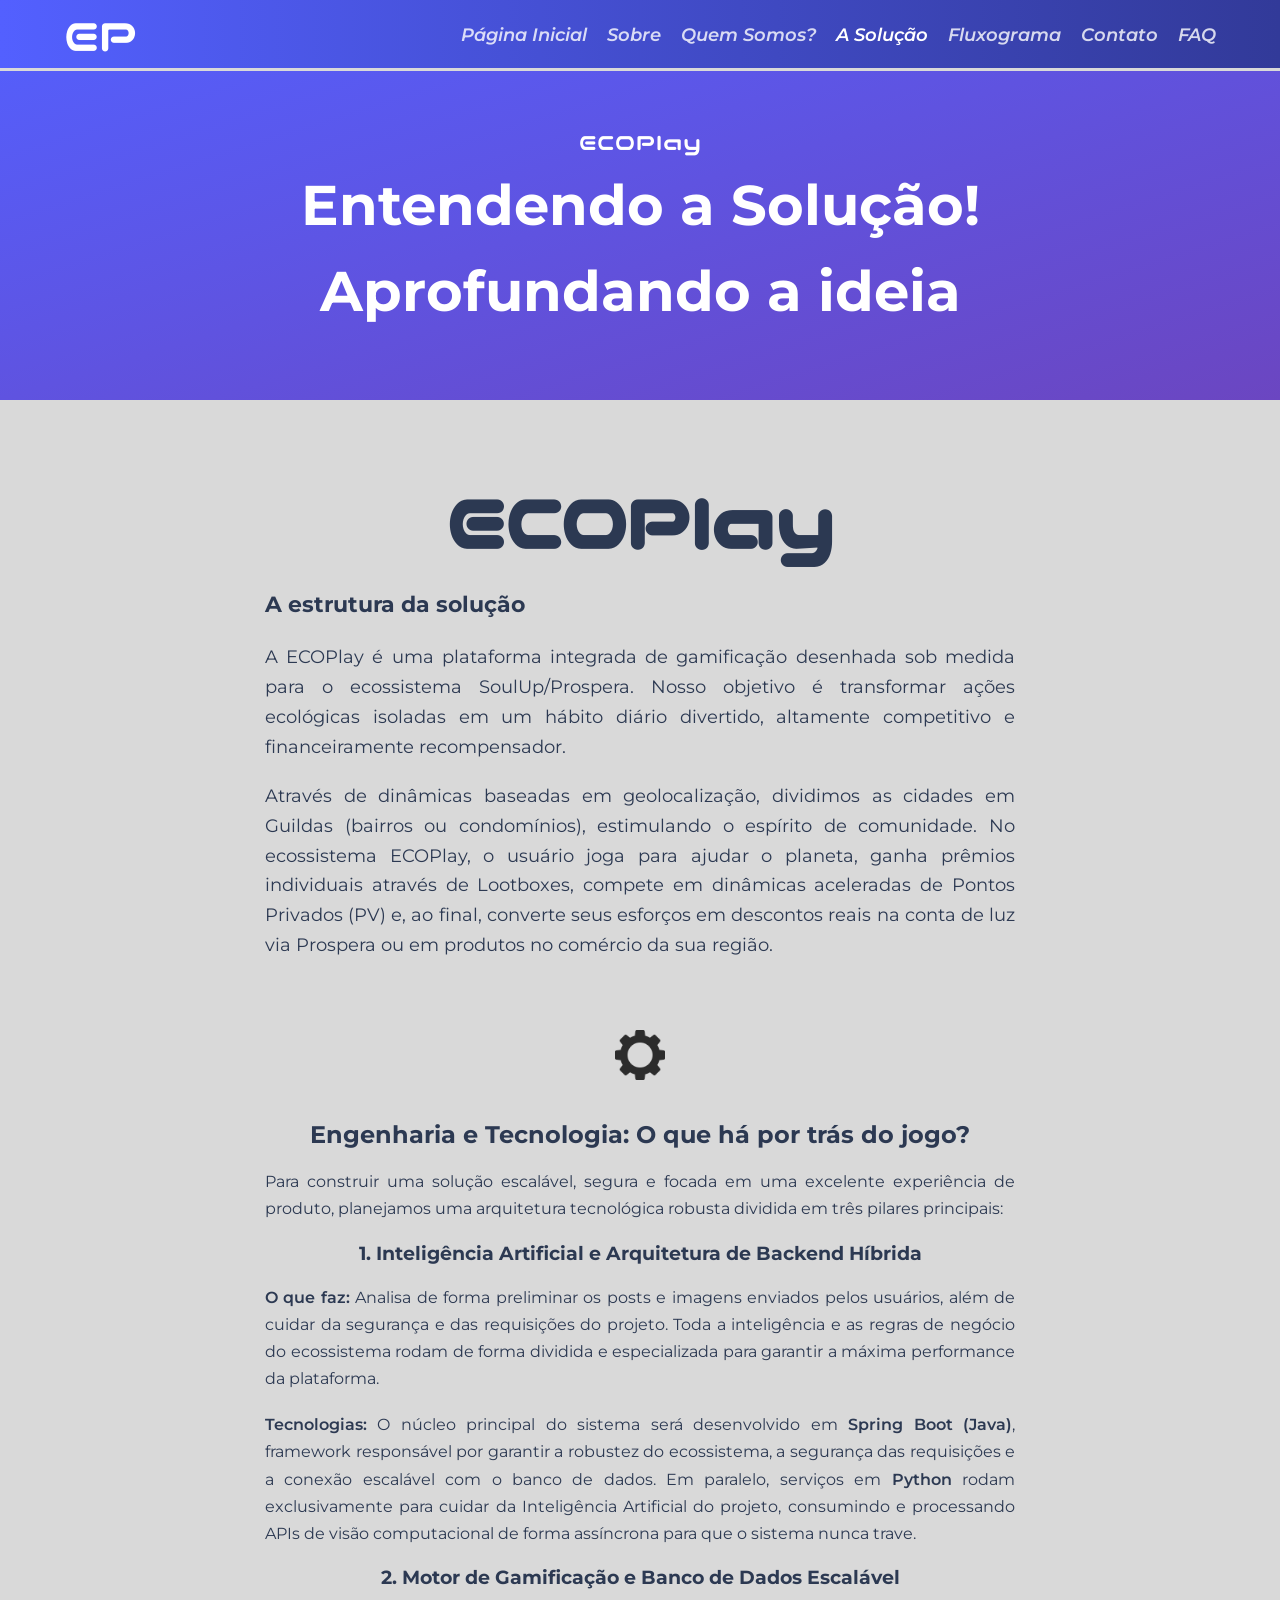
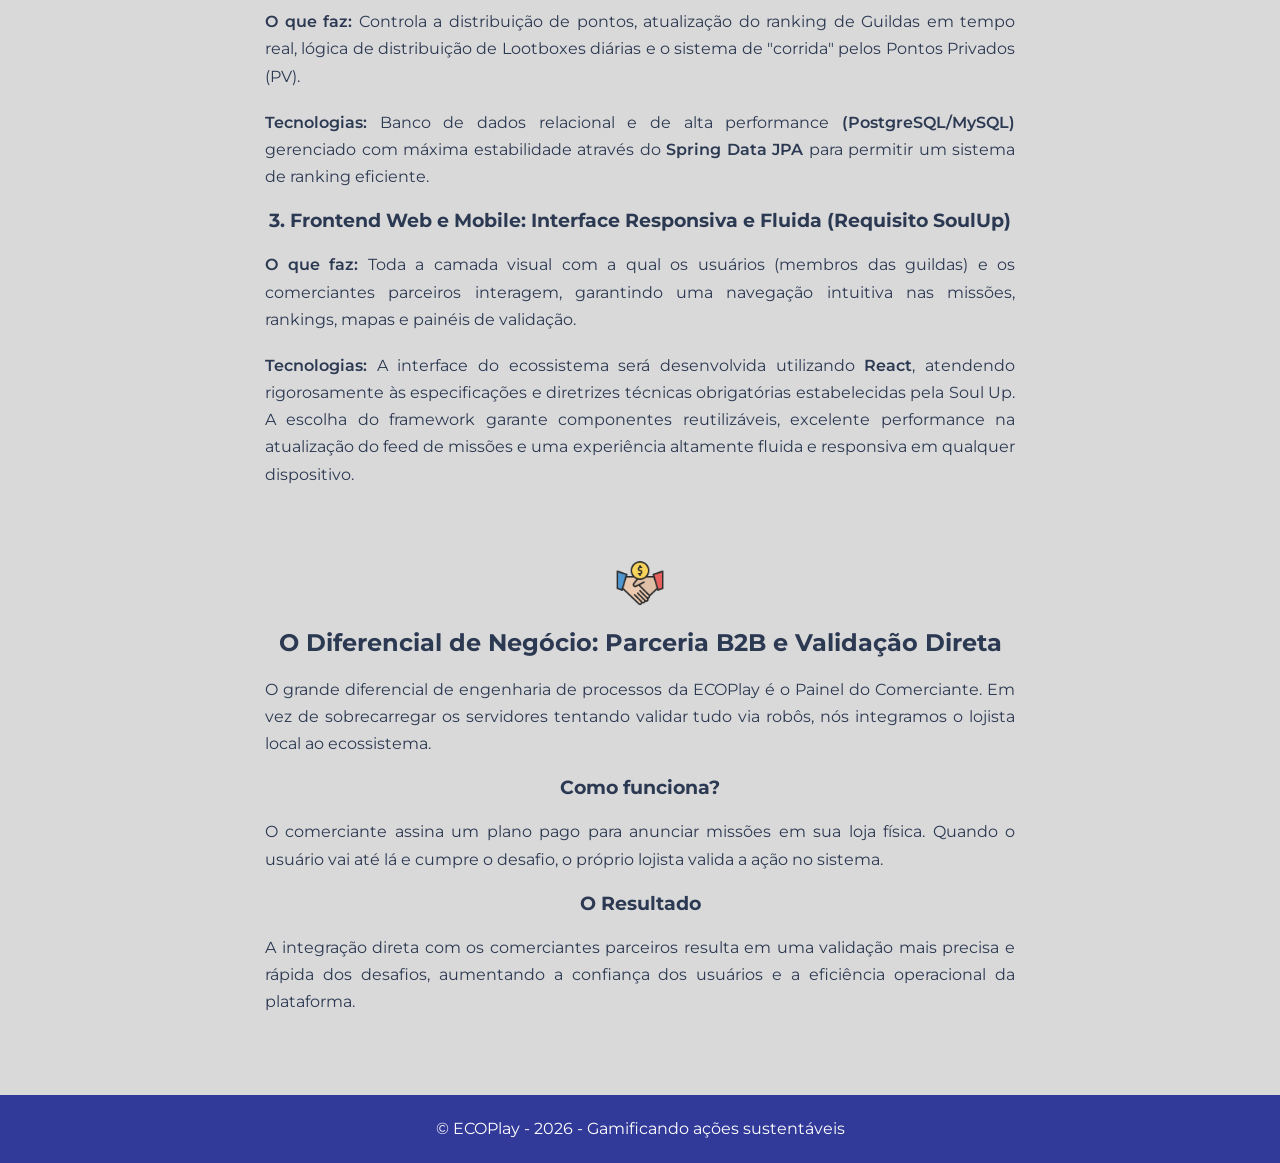
<file: solucao.html>
<!DOCTYPE html>
<html lang="en">
<head>
    <meta charset="UTF-8">
    <meta name="viewport" content="width=device-width, initial-scale=1.0">
    <title>ECOPlay - Entendendo a Solução!</title>
    <link href="https://fonts.googleapis.com/css2?family=Montserrat:wght@400;600;700&display=swap" rel="stylesheet">
    <link rel="stylesheet" href="./css/global.css">
    <link rel="stylesheet" href="./css/style-solucao.css">
</head>

<body>
    <header class="navbar">
        <div class="nav-container">
            <div class="logo-nav">EP</div>
            <button class="menu-toggle">&#9776;</button>
            <nav class="nav-menu">
                <a href="index.html">Página Inicial</a>
                <a href="sobre.html">Sobre</a>
                <a href="quem-somos.html">Quem Somos?</a>
                <a href="solucao.html" class="active">A Solução</a>
                <a href="fluxograma.html">Fluxograma</a>
                <a href="contato.html">Contato</a>
                <a href="faq.html">FAQ</a>
            </nav>
        </div>

        <div class="mobile-menu closed">
            <a href="index.html">Página Inicial</a>
            <a href="sobre.html">Sobre</a>
            <a href="quem-somos.html">Quem Somos?</a>
            <a href="solucao.html" class="active">A Solução</a>
            <a href="fluxograma.html">Fluxograma</a>
            <a href="contato.html">Contato</a>
            <a href="faq.html">FAQ</a>
        </div>
    </header>

    <section class="hero-solucao">
        <div class="hero-content">
            <p class="hero-mini-title">ECOPlay</p>
            <h1 class="hero-title-main">Entendendo a Solução!</h1>
            <p class="hero-subtitle">Aprofundando a ideia</p>
        </div>
    </section>

    <main class="main-content-solucao">
        <div class="solucao-container">
            <section class="solucao-intro">
                <h2 class="logo-body">ECOPlay</h2>
                <h3>A estrutura da solução</h3>
                <br>
                <p>A ECOPlay é uma plataforma integrada de gamificação desenhada sob medida para o ecossistema
                    SoulUp/Prospera. Nosso objetivo é transformar ações ecológicas isoladas em um hábito diário
                    divertido, altamente competitivo e financeiramente recompensador.</p>
                <br>
                <p>Através de dinâmicas baseadas em geolocalização, dividimos as cidades em Guildas (bairros ou
                    condomínios), estimulando o espírito de comunidade. No ecossistema ECOPlay, o usuário joga para
                    ajudar o planeta, ganha prêmios individuais através de Lootboxes, compete em dinâmicas aceleradas de
                    Pontos Privados (PV) e, ao final, converte seus esforços em descontos reais na conta de luz via
                    Prospera ou em produtos no comércio da sua região.</p>
            </section>

            <section class="engenharia-section">
                <div class="engenharia-title">
                    <img src="./assets/imagens/engrenagem-icone.png" alt="">
                    <h1>Engenharia e Tecnologia: O que há por trás do jogo?</h1>
                    <br>
                    <p>Para construir uma solução escalável, segura e focada em uma excelente experiência de produto,
                        planejamos uma arquitetura tecnológica robusta dividida em três pilares principais:</p>
                </div>

                <br>

                <div class="topico">
                    <h3>1. Inteligência Artificial e Arquitetura de Backend Híbrida</h3>
                    <br>
                    <p><span>O que faz:</span> Analisa de forma preliminar os posts e imagens enviados pelos usuários,
                        além de cuidar da segurança e das requisições do projeto. Toda a inteligência e as regras de
                        negócio do ecossistema rodam de forma dividida e especializada para garantir a máxima
                        performance da plataforma.</p>
                    <br>
                    <p><span>Tecnologias:</span> O núcleo principal do sistema será desenvolvido em <span>Spring Boot
                            (Java)</span>, framework responsável por garantir a robustez do ecossistema, a segurança das
                        requisições e a conexão escalável com o banco de dados. Em paralelo, serviços em
                        <span>Python</span> rodam exclusivamente para cuidar da Inteligência Artificial do projeto,
                        consumindo e processando APIs de visão computacional de forma assíncrona para que o sistema
                        nunca trave.
                    </p>
                </div>

                <br>

                <div class="topico">
                    <h3>2. Motor de Gamificação e Banco de Dados Escalável</h3>
                    <br>
                    <p><span>O que faz:</span> Controla a distribuição de pontos, atualização do ranking de Guildas em
                        tempo real, lógica de distribuição de Lootboxes diárias e o sistema de "corrida" pelos Pontos
                        Privados (PV).</p>
                    <br>
                    <p><span>Tecnologias:</span> Banco de dados relacional e de alta performance
                        <span>(PostgreSQL/MySQL)</span> gerenciado com máxima estabilidade através do <span>Spring Data
                            JPA</span> para permitir um sistema de ranking eficiente.
                    </p>
                </div>

                <br>

                <div class="topico">
                    <h3>3. Frontend Web e Mobile: Interface Responsiva e Fluida (Requisito SoulUp)</h3>
                    <br>
                    <p><span>O que faz:</span> Toda a camada visual com a qual os usuários (membros das guildas) e os
                        comerciantes parceiros interagem, garantindo uma navegação intuitiva nas missões, rankings,
                        mapas e painéis de validação.</p>
                    <br>
                    <p><span>Tecnologias:</span> A interface do ecossistema será desenvolvida utilizando
                        <span>React</span>, atendendo rigorosamente às especificações e diretrizes técnicas obrigatórias
                        estabelecidas pela Soul Up. A escolha do framework garante componentes reutilizáveis, excelente
                        performance na atualização do feed de missões e uma experiência altamente fluida e responsiva em
                        qualquer dispositivo.
                    </p>
                </div>
            </section>

            <section class="validacao-section">
                <img src="./assets/imagens/business-icon.png" alt="">
                <h1>O Diferencial de Negócio: Parceria B2B e Validação Direta</h1>
                <br>
                <p>O grande diferencial de engenharia de processos da ECOPlay é o Painel do Comerciante. Em vez de
                    sobrecarregar os servidores tentando validar tudo via robôs, nós integramos o lojista local ao
                    ecossistema.</p>
                <br>
                <h3>Como funciona?</h3>
                <br>
                <p>O comerciante assina um plano pago para anunciar missões em sua loja física. Quando o usuário vai até
                    lá e cumpre o desafio, o próprio lojista valida a ação no sistema.</p>
                <br>
                <h3>O Resultado</h3>
                <br>
                <p>A integração direta com os comerciantes parceiros resulta em uma validação mais precisa e rápida dos
                    desafios, aumentando a confiança dos usuários e a eficiência operacional da plataforma.</p>
            </section>
        </div>
    </main>

    <footer class="footer">
        <p>&copy; ECOPlay - 2026 - Gamificando ações sustentáveis</p>
    </footer>

    <button id="voltar">↑</button>
    <script src="./js/script.js"></script>
</body>
</html>
</file>
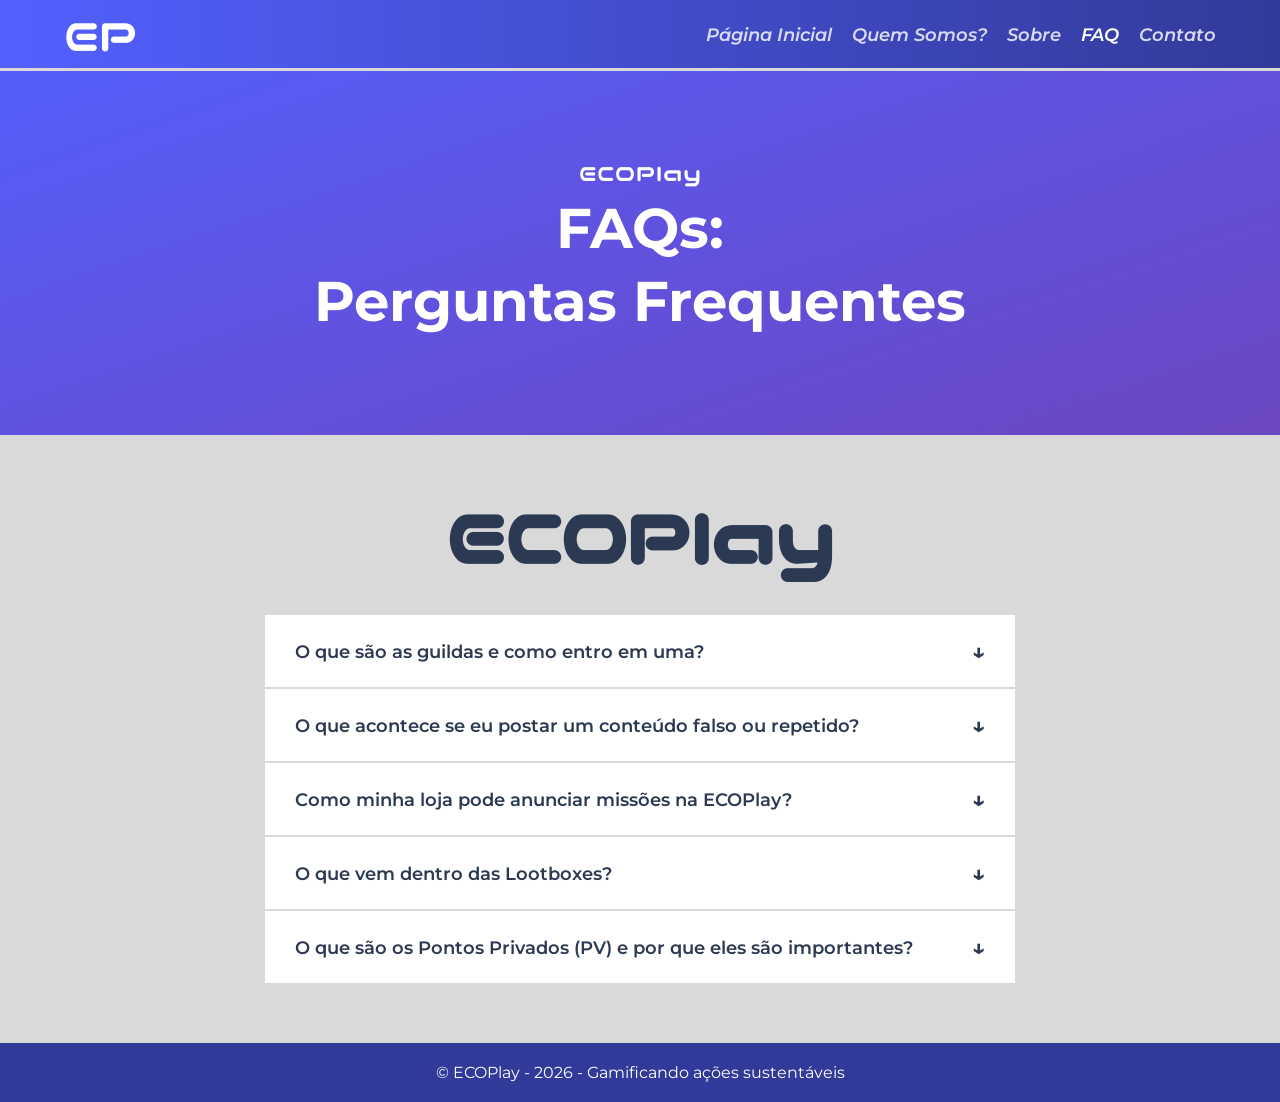
<file: pages/faq.html>
<!DOCTYPE html>
<html lang="pt-BR">
<head>
    <meta charset="UTF-8">
    <meta name="viewport" content="width=device-width, initial-scale=1.0">
    <title>ECOPlay - FAQs: Perguntas Frequentes</title>
    <link href="https://fonts.googleapis.com/css2?family=Montserrat:wght@400;500;600;700&display=swap" rel="stylesheet">
    <link rel="stylesheet" href="../css/faq.css">
    <link rel="stylesheet" href="../css/global.css">
</head>
<body>
    <header class="navbar">
        <div class="nav-container">
            <div class="logo-nav">EP</div>
            <nav class="nav-menu">
                <a href="index.html">Página Inicial</a>
                <a href="quemsomos.html">Quem Somos?</a>
                <a href="sobre.html">Sobre</a>
                <a href="#" class="active">FAQ</a>
                <a href="contato.html">Contato</a>
            </nav>
        </div>
    </header>

    <section class="hero-faq">
        <div class="hero-content">
            <p class="hero-mini-title">ECOPlay</p>
            <h1 class="hero-title-main">FAQs:</h1>
            <p class="hero-subtitle">Perguntas Frequentes</p>
        </div>
    </section>

    <main class="main-content-faq">
        <div class="faq-container">
            
            <h2 class="logo-body">ECOPlay</h2>

            <div class="accordion-wrapper">
                
                <div class="faq-item">
                    <button class="faq-question">
                        <span>O que são as guildas e como entro em uma?</span>
                        <span class="arrow">&darr;</span>
                    </button>
                    <div class="faq-answer">
                        <div class="answer-content">
                            <p>Guildas são comunidades de usuários baseadas na sua localização geográfica. Ao se cadastrar, a ECOPlay sugere as guildas mais próximas de você (seu bairro, condomínio ou guilda personalizada). Participar de uma guilda permite que você some pontos para metas coletivas e ganhe recompensas exclusivas da sua região.</p>
                        </div>
                    </div>
                </div>

                <div class="faq-item">
                    <button class="faq-question">
                        <span>O que acontece se eu postar um conteúdo falso ou repetido?</span>
                        <span class="arrow">&darr;</span>
                    </button>
                    <div class="faq-answer">
                        <div class="answer-content">
                            <p>Nossa solução utiliza inteligência artificial para detecção de duplicidade e o sistema de validação humana pelos lojistas parceiros. Usuários que tentarem burlar o sistema podem perder pontos ou ter a conta suspensa da guilda para manter a competição justa.</p>
                        </div>
                    </div>
                </div>

                <div class="faq-item">
                    <button class="faq-question">
                        <span>Como minha loja pode anunciar missões na ECOPlay?</span>
                        <span class="arrow">&darr;</span>
                    </button>
                    <div class="faq-answer">
                        <div class="answer-content">
                            <p>Comerciantes podem assinar um Plano de Parceiro. Através dele, a IA irá gerar "Missões de Rota", onde os usuários da proximidade são incentivados a visitar seu estabelecimento para realizar ações sustentáveis (como descartar resíduos corretamente, comprar produtos ou então tirar fotos).</p>
                        </div>
                    </div>
                </div>

                <div class="faq-item">
                    <button class="faq-question">
                        <span>O que vem dentro das Lootboxes?</span>
                        <span class="arrow">&darr;</span>
                    </button>
                    <div class="faq-answer">
                        <div class="answer-content">
                            <p>As Lootboxes são caixas de recompensa que contêm bônus de pontos, multiplicadores de experiência para sua guilda ou até cupons de desconto imediatos para lojas parceiras. Você coleta lootboxes conforme acumula pontos na plataforma.</p>
                        </div>
                    </div>
                </div>

                <div class="faq-item">
                    <button class="faq-question">
                        <span>O que são os Pontos Privados (PV) e por que eles são importantes?</span>
                        <span class="arrow">&darr;</span>
                    </button>
                    <div class="faq-answer">
                        <div class="answer-content">
                            <p>Os Pontos Privados são recompensas de missões especiais e limitadas. Diferente dos pontos comuns, os PVs geram uma competição direta dentro da guilda: o primeiro usuário a completar a missão garante 100% da recompensa (ou a maior fatia dela). Eles são essenciais para subir de Elo no Ranking e garantir os melhores descontos.</p>
                        </div>
                    </div>
                </div>

            </div>

        </div>
    </main>

    <footer class="footer">
        <p>&copy; ECOPlay - 2026 - Gamificando ações sustentáveis</p>
    </footer>

    <script src="../js/script.js"></script>
</body>
</html>
</file>
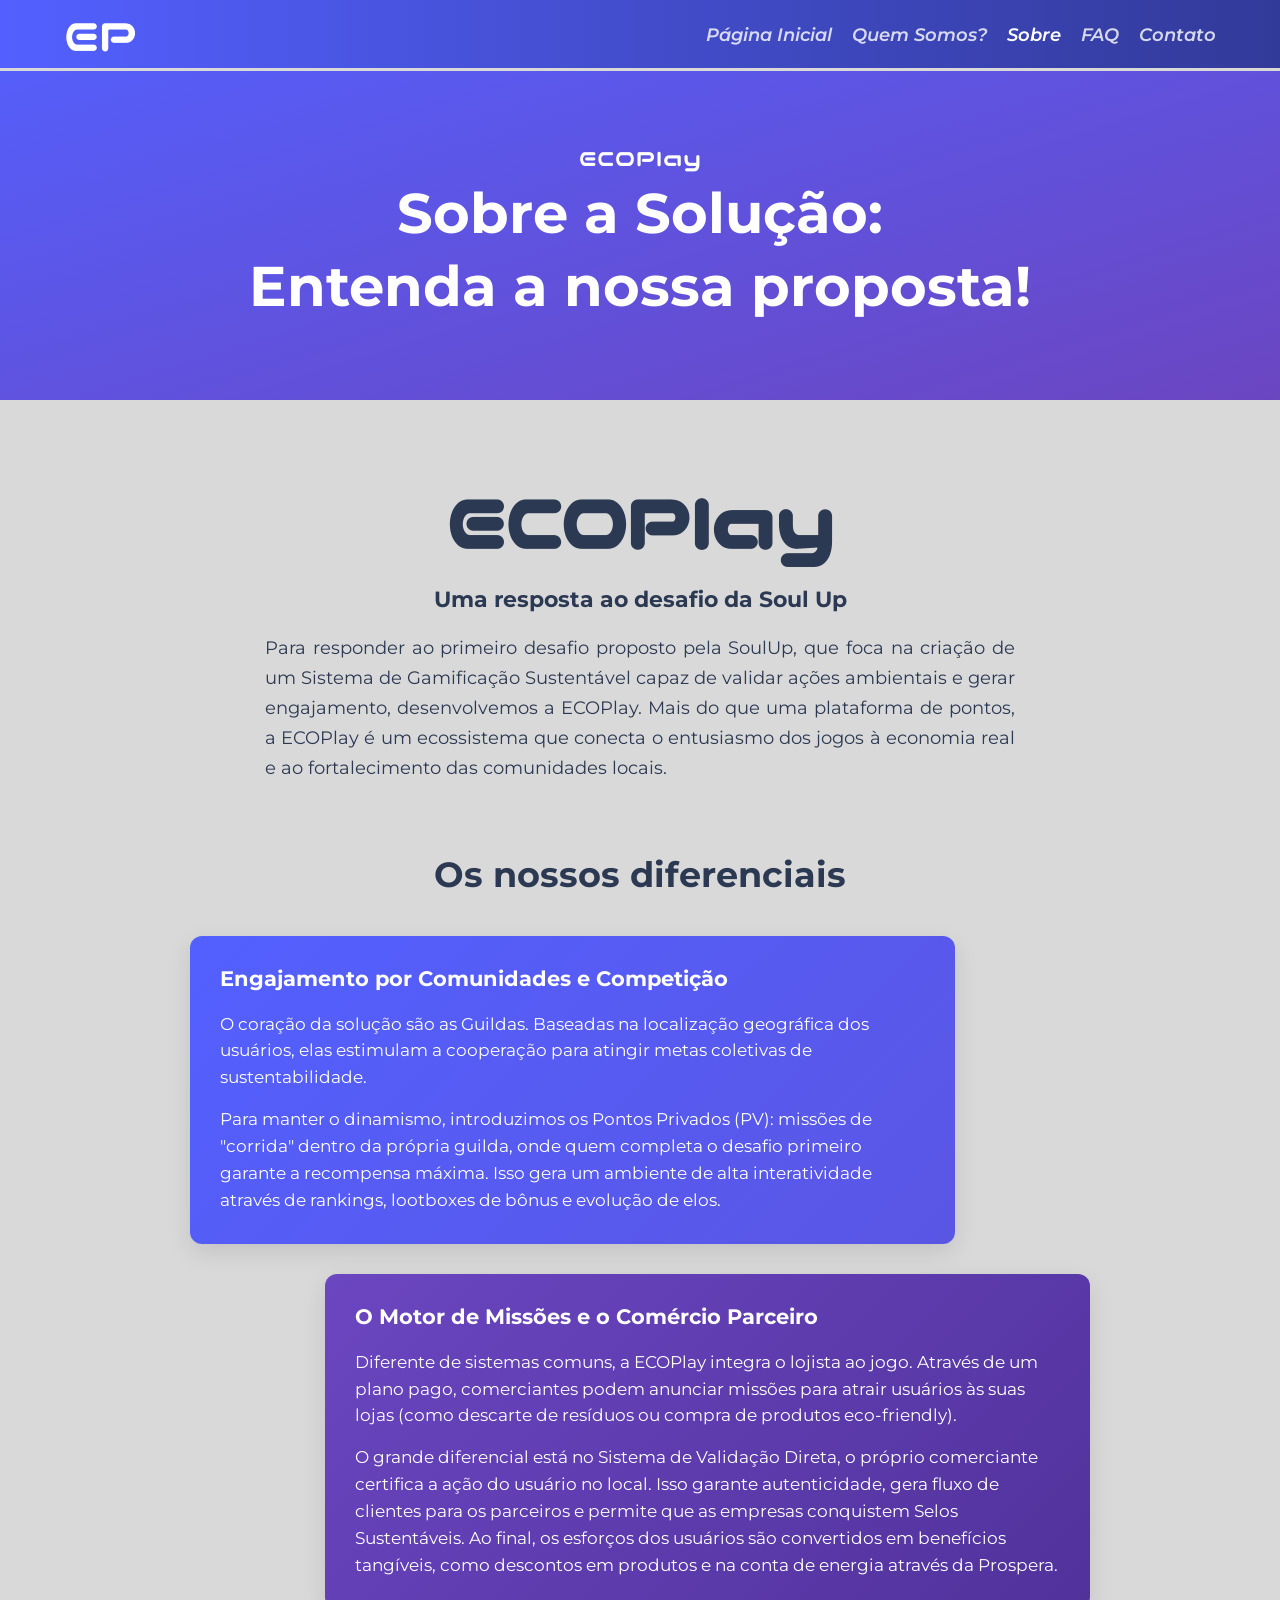
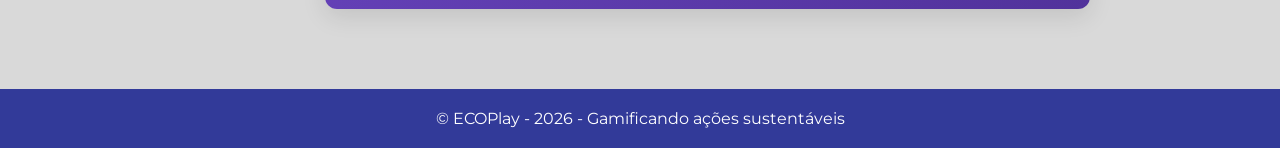
<file: pages/sobre.html>
<!DOCTYPE html>
<html lang="pt-BR">
<head>
    <meta charset="UTF-8">
    <meta name="viewport" content="width=device-width, initial-scale=1.0">
    <title>ECOPlay - Sobre a Solução</title>
    <link href="https://fonts.googleapis.com/css2?family=Montserrat:wght@400;500;600;700&display=swap" rel="stylesheet">
    <link rel="stylesheet" href="../css/sobre.css">
    <link rel="stylesheet" href="../css/global.css">
</head>
<body>

    <header class="navbar">
        <div class="nav-container">
            <div class="logo-nav">EP</div>
            <nav class="nav-menu">
                <a href="index.html">Página Inicial</a>
                <a href="quemsomos.html">Quem Somos?</a>
                <a href="#" class="active">Sobre</a>
                <a href="faq.html">FAQ</a>
                <a href="contato.html">Contato</a>
            </nav>
        </div>
    </header>

    <section class="hero-sobre">
        <div class="hero-content">
            <p class="hero-mini-title">ECOPlay</p>
            <h1 class="hero-title-main">Sobre a Solução:</h1>
            <p class="hero-subtitle">Entenda a nossa proposta!</p>
        </div>
    </section>

    <main class="main-content-sobre">
        <div class="sobre-container">
            <section class="proposta-intro">
                <h2 class="logo-body">ECOPlay</h2>
                <h3>Uma resposta ao desafio da Soul Up</h3>
                <p>Para responder ao primeiro desafio proposto pela SoulUp, que foca na criação de um Sistema de Gamificação Sustentável capaz de validar ações ambientais e gerar engajamento, desenvolvemos a ECOPlay. Mais do que uma plataforma de pontos, a ECOPlay é um ecossistema que conecta o entusiasmo dos jogos à economia real e ao fortalecimento das comunidades locais.</p>
            </section>

            <section class="diferenciais-section">
                <h2 class="diferenciais-title">Os nossos diferenciais</h2>
                
                <div class="cards-wrapper">
                    <div class="card card-azul-purple">
                        <h4>Engajamento por Comunidades e Competição</h4>
                        <p>O coração da solução são as Guildas. Baseadas na localização geográfica dos usuários, elas estimulam a cooperação para atingir metas coletivas de sustentabilidade.</p>
                        <p>Para manter o dinamismo, introduzimos os Pontos Privados (PV): missões de "corrida" dentro da própria guilda, onde quem completa o desafio primeiro garante a recompensa máxima. Isso gera um ambiente de alta interatividade através de rankings, lootboxes de bônus e evolução de elos.</p>
                    </div>

                    <div class="card card-roxo-escuro">
                        <h4>O Motor de Missões e o Comércio Parceiro</h4>
                        <p>Diferente de sistemas comuns, a ECOPlay integra o lojista ao jogo. Através de um plano pago, comerciantes podem anunciar missões para atrair usuários às suas lojas (como descarte de resíduos ou compra de produtos eco-friendly).</p>
                        <p>O grande diferencial está no Sistema de Validação Direta, o próprio comerciante certifica a ação do usuário no local. Isso garante autenticidade, gera fluxo de clientes para os parceiros e permite que as empresas conquistem Selos Sustentáveis. Ao final, os esforços dos usuários são convertidos em benefícios tangíveis, como descontos em produtos e na conta de energia através da Prospera.</p>
                    </div>
                </div>
            </section>

        </div>
    </main>

    <footer class="footer">
        <p>&copy; ECOPlay - 2026 - Gamificando ações sustentáveis</p>
    </footer>

</body>
</html>
</file>
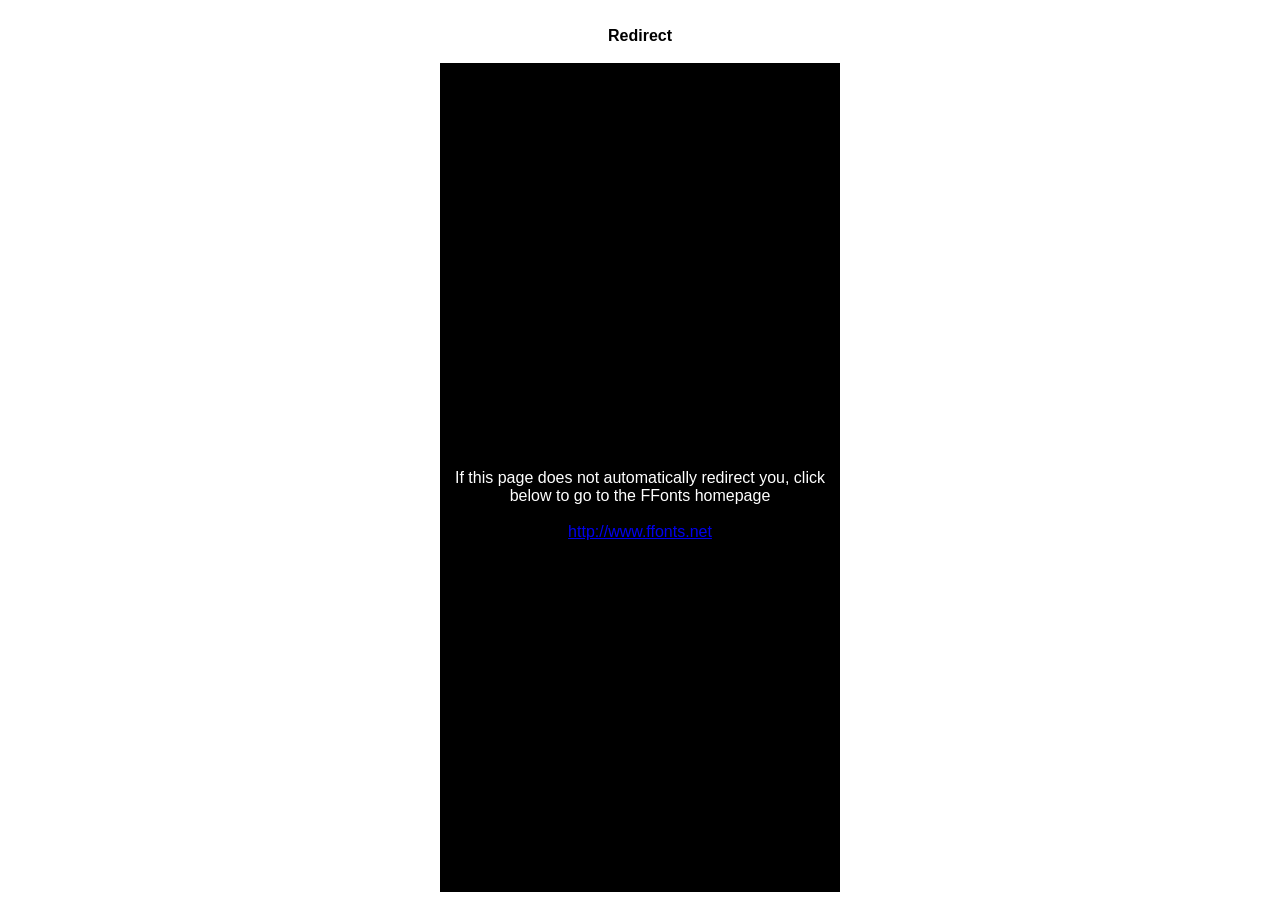
<file: assets/fontes/Nico-Moji/ffonts.net.htm>
<HTML>
<HEAD>
<TITLE>FFonts - Redirect</TITLE>
<meta http-equiv="refresh" content="1;url=http://www.ffonts.net">
<script language="javascript">
<!-- 
//location.replace("http://www.ffonts.net");
-->
</script>
</HEAD>

<BODY >
<CENTER>
<TABLE WIDTH="400" HEIGHT="100%" BORDER="0" CELLPADDING="0" CELLSPACING="0">
<TR><TD WIDTH="100%" HEIGHT="20" ALIGN="CENTER" VALIGN="LEFT" BGCOLOR="#FFFFFF"><FONT FACE="Arial, Sans Serif, Verdana" SIZE=3 COLOR="#000000"><B>Redirect</B></FONT></TD></TR>
<TR><TD WIDTH="100%" HEIGHT="300" ALIGN="CENTER" VALIGN="LEFT" BGCOLOR="#000000"><BR><BR><BR>
<FONT FACE="Arial, Sans Serif, Verdana" SIZE=3 COLOR="#FFFFFF">If this page does not automatically redirect you, click below to go to the FFonts homepage</FONT>
<BR><BR>
<FONT FACE="Arial, Sans Serif, Verdana" SIZE=3 COLOR="#FFFFFF"><A HREF="http://www.ffonts.net" TARGET="_top">http://www.ffonts.net</A>
</TD></TR>
</TD></TR>
</TABLE>
</CENTER>
</BODY>
</HTML>
</file>
<file: css/style.css>
body {
    font-family: 'Montserrat', sans-serif;
    background-color: #D9D9D9;
    color: #2C3952;
    display: flex;
    flex-direction: column;
    min-height: 100vh;
}

/* HERO SECTION */
.hero {
    animation: background-change 2s ease-in infinite;
    display: flex;
    flex-direction: column;
    justify-content: center;
    padding: 60px 120px;
    height: 600px;
    text-align: center;
    color: #FFFFFF;
    z-index: 1;
}

.logo-main {
    z-index: 0;
    position: relative;
    animation: title-fade-in 1.5s ease-in-out, shadow-pulse 2.5s ease-out infinite;
    font-family: 'Nico Moji', sans-serif;
    font-size: 7rem;
    letter-spacing: 2px;
    margin-bottom: 10px;
}

.hero-subtitle {
    animation: title-fade-in 2s both;
    font-size: 1.7rem;
    opacity: 1;
}

.hero-content {
    margin-top: 50px;
}

.main-content {
    animation: content-fade-in both;
    animation-timeline: view();
    animation-range: entry 5% exit 40%;
    height: 700px;
    display: flex;
    justify-content: center;
    align-items: center;
}

.content-container {
    max-width: 1100px;
    width: 100%;
    display: flex;
    justify-content: space-between;
    align-items: flex-start;
    gap: 50px;
}

.content-left {
    flex: 1;
}

.subtitle-intro {
    font-size: 2rem;
    margin-bottom: 10px;
    font-weight: 400;
}

.logo-body {
    font-family: 'Nico Moji', sans-serif;
    font-size: 5rem;
    color: #2C3952;
}

.content-right {
    flex: 1;
}

.content-right h3 {
    font-size: 1.5rem;
    font-weight: 700;
    margin-bottom: 20px;
}

.content-right p {
    font-size: 1.1rem;
    line-height: 1.6;
    margin-bottom: 20px;
    text-align: justify;
}

@media (max-width: 768px) {
    .hero {
        padding: 60px 20px;
        height: 500px;
    }

    .hero-subtitle {
        font-size: 1.2rem;
    }

    .logo-main {
        font-size: 4rem;
    }

    .main-content {
        padding: 50px 24px;
    }

    .content-container {
        flex-direction: column;
        gap: 35px;
    }

    .subtitle-intro {
        font-size: 1.1rem;
        margin-bottom: 5px;
    }

    .logo-body {
        font-size: 3.5rem;
    }

    .content-right h3 {
        font-size: 1.1rem;
        margin-bottom: 15px;
    }

    .content-right p {
        font-size: 0.95rem;
        text-align: left; 
    }
}

/* KEYFRAMES DE ANIMAÇÃO */
@keyframes title-fade-in {
    from {
        opacity: 0;
        transform: translateY(-40px);
    }
    to {
        opacity: 1;
        transform: translateY(0);
    }
}

@keyframes content-fade-in {
    from {
        opacity: 0;
        transform: translateY(50px);
    }
    to {
        opacity: 1;
        transform: translateY(0);
    }
}

@keyframes background-change {
    0% {
        background: linear-gradient(to bottom right, #5361ffe0, #6B46C1e0),
        url('../assets/imagens/background.gif') center / cover no-repeat;
    }
    50% {
        background: linear-gradient(to bottom right, #6B46C1e0, #5361ffe0),
         url('../assets/imagens/background.gif') center / cover no-repeat;
    }
    100% {
        background: linear-gradient(to bottom right, #5361ffe0, #6B46C1e0),
         url('../assets/imagens/background.gif') center / cover no-repeat;
    }
}

@keyframes shadow-pulse {
    0% {
        text-shadow: 4px 4px 0 #0000001c;
    }
    50% {
        text-shadow: 9px 9px 0 #0000002a;
    }
    100% {
        text-shadow: 4px 4px 0 #0000001c;
    }
}
</file>
<file: css/global.css>
@font-face {
    font-family: 'Nico Moji';
    src: url('../assets/fontes/NicoMoji-Regular.ttf') format('truetype');
    font-weight: normal;
    font-style: normal;
}

* {
    margin: 0;
    padding: 0;
    box-sizing: border-box;
}

a {
    text-decoration: none;
}

/* NAVBAR OU HEADER SECTION */
.navbar {
    width: 100vw;
    z-index: 1000;
    position: fixed;
    background: linear-gradient(to right, #5360FF, #323A99);
    padding: 10px;
    width: 100%;
    border-bottom: 3px solid #D9D9D9;
}

.nav-container {
    position: relative;
    z-index: 2;
    max-width: 90vw;
    margin: 0 auto;
    display: flex;
    justify-content: space-between;
    align-items: center;
}

.logo-nav {
    animation: logo-nav-animation 1s ease-in-out;
    font-family: 'Nico Moji', sans-serif;
    color: #FFFFFF;
    font-size: 3rem;
}

.nav-menu {
    display: flex;
    gap: 20px;
}

.nav-menu a {
    color: rgba(255, 255, 255, 0.8);
    text-decoration: none;
    font-size: 1.1rem;
    font-style: italic;
    font-weight: 600;
    transition: 0.5s;
}

.active {
    color: #FFFFFF !important;
    font-weight: 700;
}

.nav-menu a:hover {
    color: #FFFFFF;
    font-weight: 700;
}

.nav-menu a:hover {
    transition: 0.5s;
    font-size: 1.15rem;
}

/* FOOTER */
.footer {
    background-color: #323A99;
    color: #FFFFFF;
    text-align: center;
    padding: 20px;
}

.footer p {
    text-align: center;
}

.menu-toggle {
    display: none;
    background: none;
    border: none;
    color: #FFFFFF;
    font-size: 1.5rem;
    cursor: pointer;
}

/* MENU MOBILE */
.mobile-menu {
    display: none;
}

@media (max-width: 920px) {
    .nav-container {
        flex-direction: row;
        gap: 15px;
        text-align: center;
    }

    .closed {
        opacity: 0 !important;
        visibility: hidden !important;
    }

    .mobile-menu {
        opacity: 1;
        visibility: visible;
        transition: opacity 0.3s ease-in-out, visibility 0.3s ease-in-out;
        margin-top: 16px;
        left: 0;
        position: relative;
        z-index: 0;
        width: 100%;
        display: flex;
        flex-direction: column;
        align-items: center;
        justify-content: center;
        gap: 15px;
        background: linear-gradient(to right, #5360FF, #323A99);
        padding: 20px;
        position: absolute;
        top: 60px;
        right: 20px;
        border-radius: 5px;
    }

    .mobile-menu a {
        color: rgba(255, 255, 255, 0.8);
        font-family: 'Montserrat', sans-serif;
        text-decoration: none;
        font-size: 1.2rem;
        font-weight: 600;
    }

    .nav-menu {
        display: none;
    }

    .nav-menu a {
        font-size: 1.1rem;
        white-space: nowrap;
    }

    .menu-toggle {
        font-size: 1.8rem;
        display: block;
    }
}

/* KEYFRAMES DE ANIMAÇÃO */
@keyframes logo-nav-animation {
    0% {
        opacity: 0;
        transform: translateX(-80px);
    }

    100% {
        opacity: 1;
        transform: translateX(0);
    }
}

@keyframes fadeIn {
    0% {
        opacity: 0;
    }

    100% {
        opacity: 1;
    }
}

@keyframes fadeOut {
    0% {
        opacity: 1;
    }

    100% {
        opacity: 0;
    }
}

#voltar {
  position: fixed;
  bottom: 20px;
  right: 20px;
  padding: 10px 15px;
  font-size: 18px;
  background-color: #38A169;
  color: white;
  border: none;
  border-radius: 20px;
  cursor: pointer;
  display: none;
  z-index: 100;
}

#voltar:hover {
  background-color: #6B46C1;
  transition: background-color 0.3s ease;
}
</file>
<file: css/style-contato.css>
* {
    margin: 0;
    padding: 0;
    box-sizing: border-box;
}

body {
    font-family: 'Montserrat', sans-serif;
    background-color: #D9D9D9;
    color: #2C3952;
    display: flex;
    flex-direction: column;
    min-height: 100vh;
}

/* HERO SECTION CONTATO */
.hero-contato {
    height: 400px;
    animation: background-change 2s ease-in infinite;
    display: flex;
    flex-direction: column;
    justify-content: center;
    align-items: center;
    background: linear-gradient(to bottom right, #5360FF, #6B46C1);
    text-align: center;
    color: #FFFFFF;
}

.hero-content {
    margin-top: 65px;
}

.hero-mini-title {
    font-family: 'Nico Moji', sans-serif;
    font-size: 1.5rem;
    letter-spacing: 1px;
    margin-bottom: 10px;
    animation: slide-up 1s ease-out;
}

.hero-title-main {
    font-size: 3.5rem;
    font-weight: 700;
    margin-bottom: 5px;
    animation: slide-up 1s ease-out;
}

.hero-subtitle {
    font-size: 3.5rem;
    font-weight: 700;
    animation: slide-up 1.2s ease-out;
}

/* CONTEÚDO PRINCIPAL */
.main-content-contato {
    animation: fade-in 1s ease-out;
    flex: 1;
    padding: 60px 20px;
    display: flex;
    justify-content: center;
    align-items: center;
}

.contato-container {
    max-width: 600px;
    width: 100%;
    display: flex;
    flex-direction: column;
    align-items: center;
    text-align: center;
}

/* CONTAINER DE FOTOS */
.integrantes-avatar-group {
    display: flex;
    justify-content: center;
    align-items: center;
    margin-bottom: 15px;
}

.integrantes-avatar-group .avatar {
    width: 45px;
    height: 45px;
    border-radius: 50%;
    overflow: hidden;
    border: 2px solid #FFFFFF;
    box-shadow: 0 4px 10px rgba(0, 0, 0, 0.1);
}

.integrantes-avatar-group .avatar:hover {
    transform: scale(1.1);
    transition: transform 0.3s ease-in-out;
}

.integrantes-avatar-group .avatar img {
    width: 100%;
    height: 100%;
    object-fit: cover;
}

.contato-container .logo-body {
    font-family: 'Nico Moji', sans-serif;
    font-size: 5rem;
    color: #2C3952;
    margin-bottom: 15px;
}

.contato-intro-text {
    font-size: 1.15rem;
    font-weight: 500;
    color: #2C3952;
    margin-bottom: 40px;
}

/* CARD BRANCO DE EMAIL */
.contact-card {
    background-color: #FFFFFF;
    border-radius: 16px;
    padding: 40px 35px;
    width: 100%;
    box-shadow: 0 10px 30px rgba(0, 0, 0, 0.08);
    display: flex;
    flex-direction: column;
    align-items: center;
}

.email-main-row {
    display: flex;
    align-items: center;
    gap: 12px;
    margin-bottom: 30px;
}

.icon-at {
    font-size: 2.5rem;
    color: #2C3952;
    font-weight: 600;
}

.main-email {
    font-size: 1.5rem !important;
    font-weight: 700 !important;
    color: #2C3952;
}

.subtitle-emails {
    font-size: 1.2rem;
    font-weight: 600;
    color: #2C3952;
    margin-bottom: 20px;
    align-self: center;
}

/* BLOCO VERDE DOS INTEGRANTES */
.emails-list-box {
    background-color: #2D9B67; 
    border-radius: 16px;
    padding: 25px 30px;
    width: 100%;
    display: flex;
    flex-direction: column;
    gap: 18px;
    text-align: left;
}

.email-item {
    display: flex;
    align-items: center;
    gap: 15px;
}

.icon-at-list {
    font-size: 1.4rem;
    color: #FFFFFF;
}

.email-text {
    font-size: 1.05rem;
    font-weight: 500;
    color: #FFFFFF;
    word-break: break-all;
}

.email-main-row .email-text {
    color: #2C3952;
}

@media (max-width: 768px) {
    .hero-title-main,
    .hero-subtitle {
        font-size: 1.9rem;
    }

    .hero-title-main, .hero-subtitle {
        font-size: 1.9rem;
    }

    .main-content-contato {
        padding: 40px 15px;
    }

    .contato-container .logo-body {
        font-size: 3.5rem;
    }

    .contato-intro-text {
        font-size: 1rem;
        margin-bottom: 30px;
    }

    .contact-card {
        padding: 30px 20px;
    }

    .main-email {
        font-size: 1.15rem;
    }

    .icon-at {
        font-size: 1.5rem;
    }

    .subtitle-emails {
        font-size: 1rem;
    }

    .emails-list-box {
        padding: 20px 15px;
        gap: 15px;
    }

    .email-text {
        font-size: 0.88rem;
    }
}

/* KEYFRAMES */
@keyframes background-change {
    0% {
        background: linear-gradient(to bottom right, #5361ffe0, #6B46C1e0),
        url('../assets/imagens/background.gif') center / 100% no-repeat;
    }
    50% {
        background: linear-gradient(to bottom right, #6B46C1e0, #5361ffe0),
         url('../assets/imagens/background.gif') center / 100% no-repeat;
    }
    100% {
        background: linear-gradient(to bottom right, #5361ffe0, #6B46C1e0),
         url('../assets/imagens/background.gif') center / 100% no-repeat;
    }
}

@keyframes fade-in {
    from {
        opacity: 0;
    }

    to {
        opacity: 1;
    }
}

@keyframes slide-up {
    from {
        opacity: 0;
        transform: translateY(40px);
    }
    to {
        opacity: 1;
        transform: translateY(0);
    }
}
</file>
<file: css/style-faq.css>
body {
    font-family: 'Montserrat', sans-serif;
    background-color: #D9D9D9;
    color: #2C3952;
    display: flex;
    flex-direction: column;
    min-height: 100vh;
}

/* HERO SECTION FAQ */
.hero-faq {
    animation: background-change 2s ease-in infinite;
    display: flex;
    flex-direction: column;
    justify-content: center;
    align-items: center;
    background: linear-gradient(to bottom right, #5360FF, #6B46C1);
    padding: 160px 20px 100px 20px;
    text-align: center;
    color: #FFFFFF;
}

.hero-mini-title {
    font-family: 'Nico Moji', sans-serif;
    font-size: 1.5rem;
    letter-spacing: 1px;
    margin-bottom: 10px;
    animation: slide-up 1s ease-out;
}

.hero-title-main {
    font-size: 3.5rem;
    font-weight: 700;
    margin-bottom: 5px;
    animation: slide-up 1s ease-out;
}

.hero-subtitle {
    font-size: 3.5rem;
    font-weight: 700;
    animation: slide-up 1.2s ease-out;
}

/* MAIN CONTENT FAQ */
.main-content-faq {
    animation: fade-in 1s ease-out;
    flex: 1;
    padding: 60px 20px;
    display: flex;
    justify-content: center;
}

.faq-container {
    max-width: 750px;
    width: 100%;
    display: flex;
    flex-direction: column;
    align-items: center;
    gap: 40px;
}

.faq-container .logo-body {
    font-family: 'Nico Moji', sans-serif;
    font-size: 5rem;
    color: #2C3952;
}

.accordion {
    width: 100%;
    display: flex;
    flex-direction: column;
    gap: 2px;
}

.faq-item {
    width: 100%;
    overflow: hidden;
}

.faq-question {
    width: 100%;
    background-color: #FFFFFF;
    border: none;
    outline: none;
    padding: 22px 30px;
    display: flex;
    justify-content: space-between;
    align-items: center;
    text-align: left;
    font-family: 'Montserrat', sans-serif;
    font-size: 1.15rem;
    font-weight: 600;
    color: #2C3952;
    cursor: pointer;
    transition: background-color 0.3s ease;
}

.faq-question:hover {
    background-color: #f7f7f7;
}

.faq-question .arrow {
    font-size: 1.4rem;
    font-weight: bold;
    color: #2C3952;
    transition: transform 0.3s cubic-bezier(0.4, 0, 0.2, 1);
    display: inline-block;
}

.faq-answer {
    max-height: 0;
    overflow: hidden;
    transition: max-height 0.4s cubic-bezier(0.4, 0, 0.2, 1);
    background-color: rgba(255, 255, 255, 0.4); /* Fundo sutilmente mesclado com o cinza */
}

.answer-content {
    padding: 25px 30px;
    font-size: 1.05rem;
    line-height: 1.6;
    color: #2C3952;
    text-align: justify;
}

.active {
    font-weight: 500 !important;
}

.faq-item .faq-answer {
    font-weight: 500;
}

.faq-item.active .faq-question {
    background-color: #FFFFFF;
}

.faq-item.active .arrow {
    transform: rotate(180deg); 
}

@media (max-width: 768px) {
    .hero-faq {
        height: 330px;
        margin-top: 50px;
        padding: 60px 20px;
    }

    .hero-title-main, .hero-subtitle {
        font-size: 1.9rem;
    }

    .main-content-faq {
        padding: 40px 15px;
    }

    .faq-container .logo-body {
        font-size: 3.5rem;
    }

    .faq-question {
        padding: 18px 20px;
        font-size: 0.95rem;
    }

    .answer-content {
        padding: 20px;
        font-size: 0.9rem;
        text-align: left;
    }
}

/* KEYFRAMES */
@keyframes background-change {
    0% {
        background: linear-gradient(to bottom right, #5361ffe0, #6B46C1e0),
        url('../assets/imagens/background.gif') center / 100% no-repeat;
    }
    50% {
        background: linear-gradient(to bottom right, #6B46C1e0, #5361ffe0),
         url('../assets/imagens/background.gif') center / 100% no-repeat;
    }
    100% {
        background: linear-gradient(to bottom right, #5361ffe0, #6B46C1e0),
         url('../assets/imagens/background.gif') center / 100% no-repeat;
    }
}

@keyframes fade-in {
    from {
        opacity: 0;
    }

    to {
        opacity: 1;
    }
}

@keyframes slide-up {
    from {
        opacity: 0;
        transform: translateY(30px);
    }

    to {
        opacity: 1;
        transform: translateY(0);
    }
}
</file>
<file: css/style-fluxograma.css>
body {
    font-family: 'Montserrat', sans-serif;
    background-color: #D9D9D9;
    color: #2C3952;
    display: flex;
    flex-direction: column;
    min-height: 100vh;
}
 
/* HERO SECTION FLUXOGRAMA */
.hero-fluxograma {
    height: 400px;
    animation: background-change 2s ease-in infinite;
    display: flex;
    flex-direction: column;
    justify-content: center;
    align-items: center;
    background: linear-gradient(to bottom right, #5360FF, #6B46C1);
    padding: 160px 20px 100px 20px;
    text-align: center;
    color: #FFFFFF;
}

.hero-mini-title {
    font-family: 'Nico Moji', sans-serif;
    font-size: 1.5rem;
    letter-spacing: 1px;
    margin-bottom: 10px;
    animation: slide-up 1s ease-out;
}

.hero-title-main {
    font-size: 3.5rem;
    font-weight: 700;
    margin-bottom: 5px;
    animation: slide-up 1s ease-out;
}

.hero-subtitle {
    font-size: 3.5rem;
    font-weight: 700;
    animation: slide-up 1.2s ease-out;
}

/* FLUXOGRAMA */
.logo-body {
    font-family: 'Nico Moji', sans-serif;
    font-size: 5rem;
    color: #2C3952;
    text-align: center;
    margin-bottom: 25px;
}

.main-content-fluxograma {
    animation: fade-in 1s ease-out;
    flex: 1;
    padding: 60px 20px;
    display: flex;
    flex-direction: column;
    align-items: center;
    justify-content: center;
}

.fluxograma-steps-container {
    display: flex;
    flex-direction: column;
    align-items: center;
    gap: 10px;
    margin-top: 80px;
    flex-wrap: wrap;
    justify-content: center;
}

.fluxograma-steps-container img {
    animation: move 2s ease-in-out infinite;
    opacity: 0.8;
    width: 80px;
}

.fluxograma-step {
    animation: content-fade-in 1s ease-out;
    animation-timeline: view();
    animation-range: 0% 30%;
    display: flex;
    flex-direction: column;
    align-items: center;
    justify-content: center;
    gap: 30px;
    max-width: 500px;
    min-height: 250px;
    text-align: center;
    color: #FFFFFF;
    padding: 20px;
    border-radius: 20px;
    box-shadow: 0 4px 8px rgba(0, 0, 0, 0.1);
    transition: transform 0.3s ease, box-shadow 0.3s ease;
}

.fluxograma-step:nth-of-type(odd) {
    background-color: #5360FF;
}

.fluxograma-step:nth-of-type(even) {
    background-color: #6B46C1;
}

.fluxograma-intro-title {
    font-family: 'Montserrat', sans-serif;
    letter-spacing: 5px;
    font-size: 1.3rem;
    color: #2C3952;
    text-align: center;
}

.fluxograma-intro-container {
    text-align: justify;
    max-width: 750px;
    line-height: 1.6;
    font-size: 1.15rem;
    width: 100%;
    display: flex;
    flex-direction: column;
}

.fluxo-linha-vertical {
    animation: content-fade-in 1s ease-out;
    animation-timeline: view();
    animation-range: 0% 30%;
    height: 80px;
    width: 3px;
    background-color: #2C3952;
    margin: 0;
}

@media(max-width: 768px) {
    .hero-title-main {
        font-size: 1.9rem;
    }   

    .hero-subtitle {
        font-size: 1.9rem;
    }

    .logo-body {
        font-size: 3rem;
    }

    .fluxograma-intro-title {
        font-size: 1rem;
    }

    p {
        font-size: 0.95rem;
    }

    h3 {
        font-size: 1.2rem;
    }
}

/* KEYFRAMES */
@keyframes background-change {
    0% {
        background: linear-gradient(to bottom right, #5361ffe0, #6B46C1e0),
        url('../assets/imagens/background.gif') center / 100% no-repeat;
    }
    50% {
        background: linear-gradient(to bottom right, #6B46C1e0, #5361ffe0),
         url('../assets/imagens/background.gif') center / 100% no-repeat;
    }
    100% {
        background: linear-gradient(to bottom right, #5361ffe0, #6B46C1e0),
         url('../assets/imagens/background.gif') center / 100% no-repeat;
    }
}

@keyframes slide-up {
    from {
        opacity: 0;
        transform: translateY(20px);
    }

    to {
        opacity: 1;
        transform: translateY(0);
    }
}

@keyframes move {
    0% {
        transform: translateY(0px);
    }

    50% {
        transform: translateY(-20px);
    }

    100% {
        transform: translateY(0px);
    }
}

@keyframes content-fade-in {
    from {
        opacity: 0.3;
        transform: translateY(50px);
    }

    to {
        opacity: 1;
        transform: translateY(0);
    }
}

@keyframes fade-in {
    from {
        opacity: 0;
    }

    to {
        opacity: 1;
    }
}
</file>
<file: css/style-quem-somos.css>
* {
    margin: 0;
    padding: 0;
    box-sizing: border-box;
}

body {
    font-family: 'Montserrat', sans-serif;
    background-color: #D9D9D9;
    color: #2C3952;
    display: flex;
    flex-direction: column;
    min-height: 100vh;
}

/* HERO SECTION QUEM SOMOS */
.hero-quem-somos {
    height: 400px;
    animation: background-change 2s ease-in infinite;
    display: flex;
    flex-direction: column;
    justify-content: center;
    align-items: center;
    background: linear-gradient(to bottom right, #5360FF, #6B46C1);
    padding: 160px 20px 100px 20px;
    text-align: center;
    color: #FFFFFF;
}

.hero-mini-title {
    font-family: 'Nico Moji', sans-serif;
    font-size: 1.5rem;
    letter-spacing: 1px;
    margin-bottom: 10px;
    animation: slide-up 1s ease-out;
}

.hero-title-main {
    font-size: 3.5rem;
    font-weight: 700;
    margin-bottom: 5px;
    animation: slide-up 1s ease-out;
}

.hero-subtitle {
    font-size: 3.5rem;
    font-weight: 700;
    animation: slide-up 1.2s ease-out;
}

.main-content-integrantes {
    animation: fade-in 1s ease-out;
    flex: 1;
    padding: 80px 20px;
    display: flex;
    justify-content: center;
}

.integrantes-container {
    max-width: 950px;
    width: 100%;
    display: flex;
    flex-direction: column;
    gap: 60px;
}

.integrante-row {
    display: flex;
    align-items: center;
    justify-content: space-between;
    gap: 40px;
    width: 100%;
}

.integrante-row:nth-child(even) {
    flex-direction: row-reverse;
}

.integrante-foto {
    flex-shrink: 0;
    width: 220px;
    height: 220px;
    border-radius: 50%;
    overflow: hidden;
    box-shadow: 0 8px 20px rgba(0, 0, 0, 0.15);
}

.integrante-foto img {
    width: 100%;
    height: 100%;
    object-fit: cover;
}

.integrante-info {
    flex: 1;
}

.integrante-info h3 {
    font-size: 1.4rem;
    font-weight: 700;
    color: #2C3952;
    margin-bottom: 15px;
}

.integrante-info p {
    font-size: 1.1rem;
    line-height: 1.6;
    text-align: left;
    color: #2C3952;
}

@media (max-width: 768px) {
    .hero-title-main,
    .hero-subtitle {
        font-size: 1.9rem;
    }

    .main-content-integrantes {
        padding: 50px 20px;
    }

    .integrantes-container {
        gap: 50px;
    }

    .integrante-row,
    .integrante-row:nth-child(even) {
        flex-direction: column;
        text-align: center;
        gap: 20px;
    }

    .integrante-foto {
        width: 180px;
        height: 180px;
    }

    .integrante-info h3 {
        font-size: 1.2rem;
        margin-bottom: 8px;
    }

    .integrante-info p {
        font-size: 0.95rem;
        text-align: center;
    }
}

/* KEYFRAMES */
@keyframes background-change {
    0% {
        background: linear-gradient(to bottom right, #5361ffe0, #6B46C1e0),
        url('../assets/imagens/background.gif') center / 100% no-repeat;
    }
    50% {
        background: linear-gradient(to bottom right, #6B46C1e0, #5361ffe0),
         url('../assets/imagens/background.gif') center / 100% no-repeat;
    }
    100% {
        background: linear-gradient(to bottom right, #5361ffe0, #6B46C1e0),
         url('../assets/imagens/background.gif') center / 100% no-repeat;
    }
}

@keyframes fade-in {
    from {
        opacity: 0;
    }

    to {
        opacity: 1;
    }
}

@keyframes slide-up {
    from {
        opacity: 0;
        transform: translateY(40px);
    }

    to {
        opacity: 1;
        transform: translateY(0);
    }
}
</file>
<file: css/style-sobre.css>
body {
    font-family: 'Montserrat', sans-serif;
    background-color: #D9D9D9;
    color: #2C3952;
    display: flex;
    flex-direction: column;
    min-height: 100vh;
}

/* HERO SECTION SOBRE */
.hero-sobre {
    height: 400px;
    animation: background-change 2s ease-in infinite;
    display: flex;
    flex-direction: column;
    justify-content: center;
    align-items: center;
    background: linear-gradient(to bottom right, #5360FF, #6B46C1);
    text-align: center;
    color: #FFFFFF;
}

.hero-mini-title {
    font-family: 'Nico Moji', sans-serif;
    font-size: 1.5rem;
    letter-spacing: 1px;
    margin-bottom: 10px;
    animation: slide-up 1s ease-out;
}

.hero-title-main {
    font-size: 3.5rem;
    font-weight: 700;
    margin-bottom: 5px;
    animation: slide-up 1s ease-out;
}

.hero-subtitle {
    font-size: 3.5rem;
    font-weight: 700;
    animation: slide-up 1.2s ease-out;
}

.hero-content {
    margin-top: 65px;
}

/* CONTEÚDO PRINCIPAL */
.main-content-sobre {
    flex: 1;
    padding: 80px 20px;
    display: flex;
    justify-content: center;
}

.sobre-container {
    max-width: 900px;
    width: 100%;
    display: flex;
    flex-direction: column;
    gap: 70px;
}

.proposta-intro {
    text-align: center;
    max-width: 750px;
    margin: 0 auto;
    animation: fade-in 1.5s ease-out;
}

.proposta-intro .logo-body {
    font-family: 'Nico Moji', sans-serif;
    font-size: 5rem;
    color: #2C3952;
    margin-bottom: 25px;
}

.proposta-intro h3 {
    font-size: 1.4rem;
    font-weight: 700;
    margin-bottom: 20px;
}

.proposta-intro p {
    font-size: 1.1rem;
    line-height: 1.7;
    text-align: justify;
}

.diferenciais-section {
    display: flex;
    flex-direction: column;
    gap: 40px;
}

.diferenciais-title {
    animation: content-fade-in both;
    animation-timeline: view();
    animation-range: entry 5% exit 20%;
    font-size: 2.2rem;
    font-weight: 700;
    text-align: center;
}

.cards-wrapper {
    display: flex;
    flex-direction: column;
    gap: 30px;
    width: 100%;
}

.card {
    animation: content-fade-in both;
    animation-timeline: view();
    animation-range: entry 5% exit 20%;
    border-radius: 12px;
    padding: 30px;
    color: #FFFFFF;
    max-width: 85%;
    box-shadow: 0 8px 24px rgba(0, 0, 0, 0.1);
    transition: transform 0.3s ease, box-shadow 0.3s ease;
}

.card:hover {
    transform: translateY(-5px);
    box-shadow: 0 12px 30px rgba(0, 0, 0, 0.15);
}

.card h4 {
    font-size: 1.3rem;
    font-weight: 700;
    margin-bottom: 20px;
}

.card p {
    font-size: 1.05rem;
    line-height: 1.6;
    margin-bottom: 15px;
}

.card p:last-of-type {
    margin-bottom: 0;
}

.card-azul-purple {
    background: linear-gradient(135deg, #5360FF, #5A56E4);
    align-self: flex-start;
}

.card-roxo-escuro {
    background: linear-gradient(135deg, #6B46C1, #51329B);
    align-self: flex-end;
}


@media (max-width: 768px) {
    .hero-sobre {
        padding: 60px 20px;
    }

    .hero-title-main,
    .hero-subtitle {
        font-size: 1.9rem;
    }

    .main-content-sobre {
        padding: 40px 20px;
    }

    .sobre-container {
        gap: 45px;
    }

    .proposta-intro .logo-body {
        font-size: 3.5rem;
    }

    .proposta-intro h3 {
        font-size: 1.1rem;
    }

    .proposta-intro p {
        font-size: 0.95rem;
        text-align: left;
    }

    .diferenciais-title {
        font-size: 1.5rem;
    }

    .card {
        max-width: 100%;
        align-self: center;
        padding: 25px;
    }

    .card h4 {
        font-size: 1.1rem;
    }

    .card p {
        font-size: 0.95rem;
    }
}

/* KEYFRAMES DE ANIMAÇÃO */
@keyframes background-change {
    0% {
        background: linear-gradient(to bottom right, #5361ffe0, #6B46C1e0),
        url('../assets/imagens/background.gif') center / 100% no-repeat;
    }
    50% {
        background: linear-gradient(to bottom right, #6B46C1e0, #5361ffe0),
         url('../assets/imagens/background.gif') center / 100% no-repeat;
    }
    100% {
        background: linear-gradient(to bottom right, #5361ffe0, #6B46C1e0),
         url('../assets/imagens/background.gif') center / 100% no-repeat;
    }
}

@keyframes slide-up {
    from {
        opacity: 0;
        transform: translateY(30px);
    }

    to {
        opacity: 1;
        transform: translateY(0);
    }
}

@keyframes fade-in {
    from {
        opacity: 0;
    }

    to {
        opacity: 1;
    }
}

@keyframes content-fade-in {
    from {
        opacity: 0.3;
        transform: translateY(50px);
    }

    to {
        opacity: 1;
        transform: translateY(0);
    }
}
</file>
<file: css/style-solucao.css>
body {
    font-family: 'Montserrat', sans-serif;
    background-color: #D9D9D9;
    color: #2C3952;
    display: flex;
    flex-direction: column;
    min-height: 100vh;
}

a {
    font-family: 'Montserrat', sans-serif;
}

span {
    font-weight: 600;
}

/* HERO SECTION SOLUCAO */
.hero-solucao {
    height: 400px;
    animation: background-change 2s ease-in infinite;
    display: flex;
    flex-direction: column;
    justify-content: center;
    align-items: center;
    background: linear-gradient(to bottom right, #5360FF, #6B46C1);
    padding: 160px 20px 100px 20px;
    text-align: center;
    color: #FFFFFF;
}

.hero-mini-title {
    text-align: center;
    font-family: 'Nico Moji', sans-serif;
    font-size: 1.5rem;
    letter-spacing: 1px;
    margin-bottom: 10px;
    animation: slide-up 1s ease-out;
}

.hero-title-main {
    text-align: center;
    font-size: 3.5rem;
    font-weight: 700;
    margin-bottom: 5px;
    animation: slide-up 1s ease-out;
}

.hero-subtitle {
    text-align: center;
    font-size: 3.5rem;
    font-weight: 700;
    animation: slide-up 1.2s ease-out;
}

/* CONTEÚDO PRINCIPAL */
.main-content-solucao {
    flex: 1;
    padding: 80px 20px;
    display: flex;
    justify-content: center;
}

.solucao-container {
    max-width: 900px;
    width: 100%;
    display: flex;
    justify-content: center;
    align-items: center;
    flex-direction: column;
    gap: 70px;
}

.solucao-intro {
    text-align: center;
    max-width: 750px;
    margin: 0 auto;
    animation: fade-in 1.5s ease-out;
}

.solucao-intro h3 {
    font-size: 1.4rem;
}

.solucao-intro p {
    font-size: 1.1rem;
}

.solucao-intro h3,
p {
    text-align: justify;
    line-height: 1.7;
}

.solucao-intro .logo-body {
    font-family: 'Nico Moji', sans-serif;
    font-size: 5rem;
    color: #2C3952;
    margin-bottom: 25px;
}

/* ENGENHARIA SECTION */
.engenharia-section {
    max-width: 750px;
    display: flex;
    flex-direction: column;
}

.engenharia-title {
    animation: content-fade-in both;
    animation-timeline: view();
    animation-range: entry 5% exit 20%;
    display: flex;
    flex-direction: column;
}

.engenharia-section img {
    animation: rotate 3s linear infinite;
    opacity: 0.8;
    display: flex;
    justify-content: center;
    align-self: center;
    width: 50px;
    margin-bottom: 40px;
}

.engenharia-section h1 {
    text-align: center;
}

.topico {
    animation: content-fade-in both;
    animation-timeline: view();
    animation-range: entry 5% exit 20%;
}

.topico h3 {
    text-align: center;
}

/* VALIDACAO SECTION */
.validacao-section {
    animation: content-fade-in both;
    animation-timeline: view();
    animation-range: entry 5% exit 20%;
    max-width: 750px;
    display: flex;
    flex-direction: column;
}

.validacao-section img {
    animation: move 2s linear infinite;
    width: 50px;
    margin-bottom: 20px;
    opacity: 0.8;
    align-self: center;
}

.validacao-section h1,
h3 {
    text-align: center;
}

@media (max-width: 768px) {
    .logo-body {
        font-size: 3rem !important;
    }

    .hero-title-main,
    .hero-subtitle {
        font-size: 1.9rem !important;
    }

    .main-content-solucao {
        padding: 50px 20px;
    }

    h1 {
        font-size: 1.8rem;
    }

    h3 {
        font-size: 1.3rem;
    }

    .hero-mini-title {
        font-size: 1.5rem !important;
    }

    p {
        font-size: 0.95rem !important;
    }
}

/* KEYFRAMES */
@keyframes background-change {
    0% {
        background: linear-gradient(to bottom right, #5361ffe0, #6B46C1e0),
        url('../assets/imagens/background.gif') center / 100% no-repeat;
    }
    50% {
        background: linear-gradient(to bottom right, #6B46C1e0, #5361ffe0),
         url('../assets/imagens/background.gif') center / 100% no-repeat;
    }
    100% {
        background: linear-gradient(to bottom right, #5361ffe0, #6B46C1e0),
         url('../assets/imagens/background.gif') center / 100% no-repeat;
    }
}

@keyframes slide-up {
    from {
        opacity: 0;
        transform: translateY(40px);
    }

    to {
        opacity: 1;
        transform: translateY(0);
    }
}

@keyframes rotate {
    from {
        transform: rotate(0deg);
    }

    to {
        transform: rotate(360deg);
    }
}

@keyframes move {
    0% {
        transform: translateX(20px);
    }

    50% {
        transform: translateX(-20px);
    }

    100% {
        transform: translateX(20px);
    }
}

@keyframes content-fade-in {
    from {
        opacity: 0.3;
        transform: translateY(50px);
    }

    to {
        opacity: 1;
        transform: translateY(0);
    }
}

@keyframes fade-in {
    from {
        opacity: 0;
    }

    to {
        opacity: 1;
    }
}
</file>
<file: css/faq.css>
body {
    font-family: 'Montserrat', sans-serif;
    background-color: #D9D9D9;
    color: #2C3952;
    display: flex;
    flex-direction: column;
    min-height: 100vh;
}

.hero-faq {
    animation: background-change 2s ease-in infinite;
    display: flex;
    flex-direction: column;
    justify-content: center;
    align-items: center;
    background: linear-gradient(to bottom right, #5360FF, #6B46C1);
    padding: 160px 20px 100px 20px;
    text-align: center;
    color: #FFFFFF;
}

.hero-mini-title {
    font-family: 'Nico Moji', sans-serif;
    font-size: 1.5rem;
    letter-spacing: 1px;
    margin-bottom: 10px;
    animation: slide-up 1s ease-out;
}

.hero-title-main {
    font-size: 3.5rem;
    font-weight: 700;
    margin-bottom: 5px;
    animation: slide-up 1s ease-out;
}

.hero-subtitle {
    font-size: 3.5rem;
    font-weight: 700;
    animation: slide-up 1.2s ease-out;
}

.main-content-faq {
    flex: 1;
    padding: 60px 20px;
    display: flex;
    justify-content: center;
}

.faq-container {
    max-width: 750px;
    width: 100%;
    display: flex;
    flex-direction: column;
    align-items: center;
    gap: 40px;
}

.faq-container .logo-body {
    font-family: 'Nico Moji', sans-serif;
    font-size: 5rem;
    color: #2C3952;
}

.accordion-wrapper {
    width: 100%;
    display: flex;
    flex-direction: column;
    gap: 2px;
}

.faq-item {
    width: 100%;
    overflow: hidden;
}

.faq-question {
    width: 100%;
    background-color: #FFFFFF;
    border: none;
    outline: none;
    padding: 22px 30px;
    display: flex;
    justify-content: space-between;
    align-items: center;
    text-align: left;
    font-family: 'Montserrat', sans-serif;
    font-size: 1.15rem;
    font-weight: 600;
    color: #2C3952;
    cursor: pointer;
    transition: background-color 0.3s ease;
}

.faq-question:hover {
    background-color: #f7f7f7;
}

.faq-question .arrow {
    font-size: 1.4rem;
    font-weight: bold;
    color: #2C3952;
    transition: transform 0.3s cubic-bezier(0.4, 0, 0.2, 1);
    display: inline-block;
}

.faq-answer {
    max-height: 0;
    overflow: hidden;
    transition: max-height 0.4s cubic-bezier(0.4, 0, 0.2, 1);
    background-color: rgba(255, 255, 255, 0.4); /* Fundo sutilmente mesclado com o cinza */
}

.answer-content {
    padding: 25px 30px;
    font-size: 1.05rem;
    line-height: 1.6;
    color: #2C3952;
    text-align: justify;
}

.faq-item.active .faq-question {
    background-color: #FFFFFF;
}

.faq-item.active .arrow {
    transform: rotate(180deg); 
}

@media (max-width: 768px) {
    .hero-faq {
        height: 330px;
        margin-top: 50px;
        padding: 60px 20px;
    }

    .hero-content {
        margin-top: 45px;
    }

    .hero-title-main, .hero-subtitle {
        font-size: 1.9rem;
    }

    .main-content-faq {
        padding: 40px 15px;
    }

    .faq-container .logo-body {
        font-size: 3.5rem;
    }

    .faq-question {
        padding: 18px 20px;
        font-size: 0.95rem;
    }

    .answer-content {
        padding: 20px;
        font-size: 0.9rem;
        text-align: left;
    }
}

@media (max-width: 576px){
    .hero-content {
        margin-top: 90px;
    }
}

/* KEYFRAMES */
@keyframes background-change {
    0% { 
        background: linear-gradient(to bottom right, #5360FF, #6B46C1); 
    }
    50% {
        background: linear-gradient(to bottom right, #6B46C1, #5360FF); 
    }
    100% {
        background: linear-gradient(to bottom right, #5360FF, #6B46C1); 
    }
}

@keyframes slide-up {
    from {
        opacity: 0;
        transform: translateY(30px);
    }

    to {
        opacity: 1;
        transform: translateY(0);
    }
}
</file>
<file: css/sobre.css>
body {
    font-family: 'Montserrat', sans-serif;
    background-color: #D9D9D9;
    color: #2C3952;
    display: flex;
    flex-direction: column;
    min-height: 100vh;
}

/* HERO SECTION SOBRE */
.hero-sobre {
    height: 400px;
    animation: background-change 2s ease-in infinite;
    display: flex;
    flex-direction: column;
    justify-content: center;
    align-items: center;
    background: linear-gradient(to bottom right, #5360FF, #6B46C1);
    text-align: center;
    color: #FFFFFF;
}

.hero-mini-title {
    font-family: 'Nico Moji', sans-serif;
    font-size: 1.5rem;
    letter-spacing: 1px;
    margin-bottom: 10px;
    animation: slide-up 1s ease-out;
}

.hero-title-main {
    font-size: 3.5rem;
    font-weight: 700;
    margin-bottom: 5px;
    animation: slide-up 1s ease-out;
}

.hero-subtitle {
    font-size: 3.5rem;
    font-weight: 700;
    animation: slide-up 1.2s ease-out;
}

.hero-content {
    margin-top: 65px;
}

/* CONTEÚDO PRINCIPAL */
.main-content-sobre {
    flex: 1;
    padding: 80px 20px;
    display: flex;
    justify-content: center;
}

.sobre-container {
    max-width: 900px;
    width: 100%;
    display: flex;
    flex-direction: column;
    gap: 70px;
}

.proposta-intro {
    text-align: center;
    max-width: 750px;
    margin: 0 auto;
    animation: fade-in 1.5s ease-out;
}

.proposta-intro .logo-body {
    font-family: 'Nico Moji', sans-serif;
    font-size: 5rem;
    color: #2C3952;
    margin-bottom: 25px;
}

.proposta-intro h3 {
    font-size: 1.4rem;
    font-weight: 700;
    margin-bottom: 20px;
}

.proposta-intro p {
    font-size: 1.1rem;
    line-height: 1.7;
    text-align: justify;
}

.diferenciais-section {
    display: flex;
    flex-direction: column;
    gap: 40px;
}

.diferenciais-title {
    animation: content-fade-in both;
    animation-timeline: view();
    animation-range: entry 5% exit 20%;
    font-size: 2.2rem;
    font-weight: 700;
    text-align: center;
}

.cards-wrapper {
    display: flex;
    flex-direction: column;
    gap: 30px;
    width: 100%;
}

.card {
    animation: content-fade-in both;
    animation-timeline: view();
    animation-range: entry 5% exit 20%;
    border-radius: 12px;
    padding: 30px;
    color: #FFFFFF;
    max-width: 85%;
    box-shadow: 0 8px 24px rgba(0, 0, 0, 0.1);
    transition: transform 0.3s ease, box-shadow 0.3s ease;
}

.card:hover {
    transform: translateY(-5px);
    box-shadow: 0 12px 30px rgba(0, 0, 0, 0.15);
}

.card h4 {
    font-size: 1.3rem;
    font-weight: 700;
    margin-bottom: 20px;
}

.card p {
    font-size: 1.05rem;
    line-height: 1.6;
    margin-bottom: 15px;
}

.card p:last-of-type {
    margin-bottom: 0;
}

.card-azul-purple {
    background: linear-gradient(135deg, #5360FF, #5A56E4);
    align-self: flex-start;
}

.card-roxo-escuro {
    background: linear-gradient(135deg, #6B46C1, #51329B);
    align-self: flex-end;
}


@media (max-width: 768px) {
    .hero-sobre {
        padding: 60px 20px;
    }

    .hero-content {
        margin-top: 105px;
    }

    .hero-title-main,
    .hero-subtitle {
        font-size: 1.9rem;
    }

    .main-content-sobre {
        padding: 40px 20px;
    }

    .sobre-container {
        gap: 45px;
    }

    .proposta-intro .logo-body {
        font-size: 3.5rem;
    }

    .proposta-intro h3 {
        font-size: 1.1rem;
    }

    .proposta-intro p {
        font-size: 0.95rem;
        text-align: left;
    }

    .diferenciais-title {
        font-size: 1.5rem;
    }

    .card {
        max-width: 100%;
        align-self: center;
        padding: 25px;
    }

    .card h4 {
        font-size: 1.1rem;
    }

    .card p {
        font-size: 0.95rem;
    }
}

@media (max-width: 571px) {
    .hero-content {
        margin-top: 130px;
    }
}

/* KEYFRAMES DE ANIMAÇÃO */
@keyframes background-change {
    0% {
        background: linear-gradient(to bottom right, #5360FF, #6B46C1);
    }

    50% {
        background: linear-gradient(to bottom right, #6B46C1, #5360FF);
    }

    100% {
        background: linear-gradient(to bottom right, #5360FF, #6B46C1);
    }
}

@keyframes slide-up {
    from {
        opacity: 0;
        transform: translateY(30px);
    }

    to {
        opacity: 1;
        transform: translateY(0);
    }
}

@keyframes fade-in {
    from {
        opacity: 0;
    }

    to {
        opacity: 1;
    }
}

@keyframes content-fade-in {
    from {
        opacity: 0.3;
        transform: translateY(50px);
    }

    to {
        opacity: 1;
        transform: translateY(0);
    }
}
</file>
